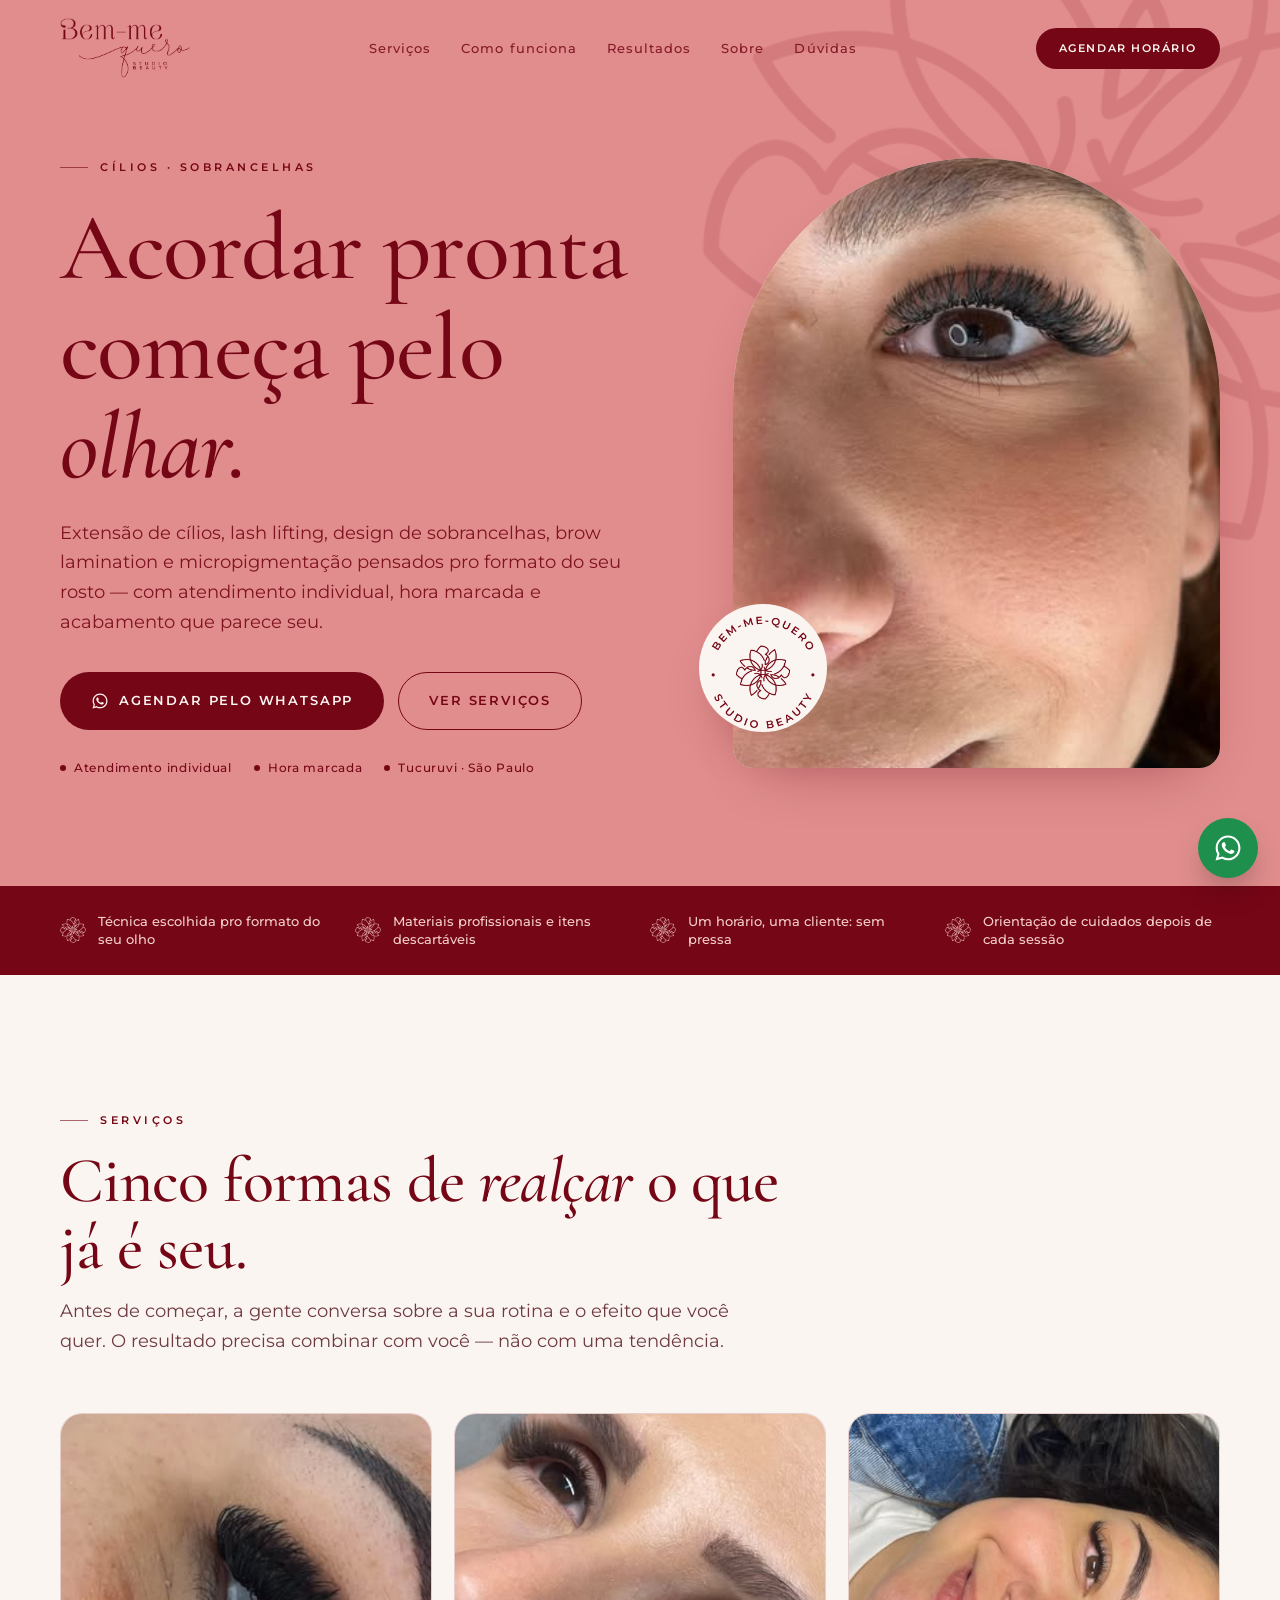
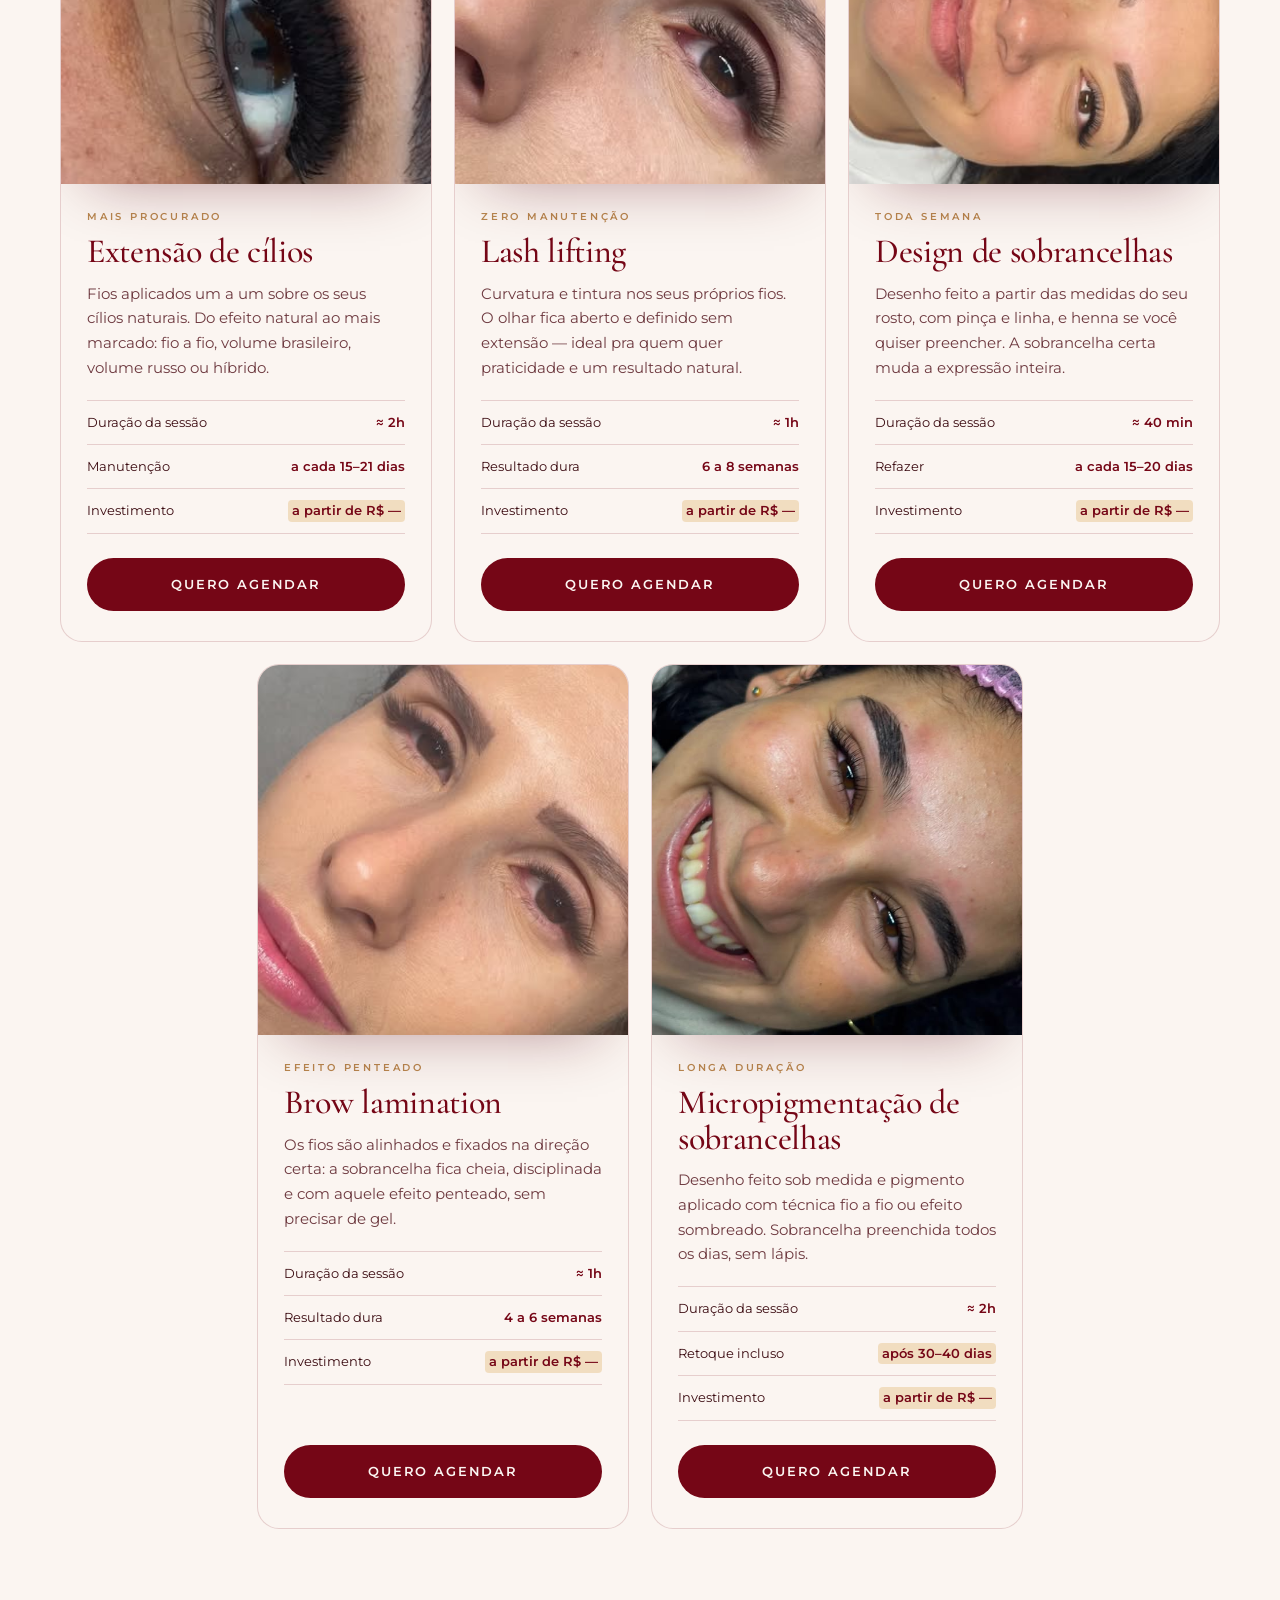
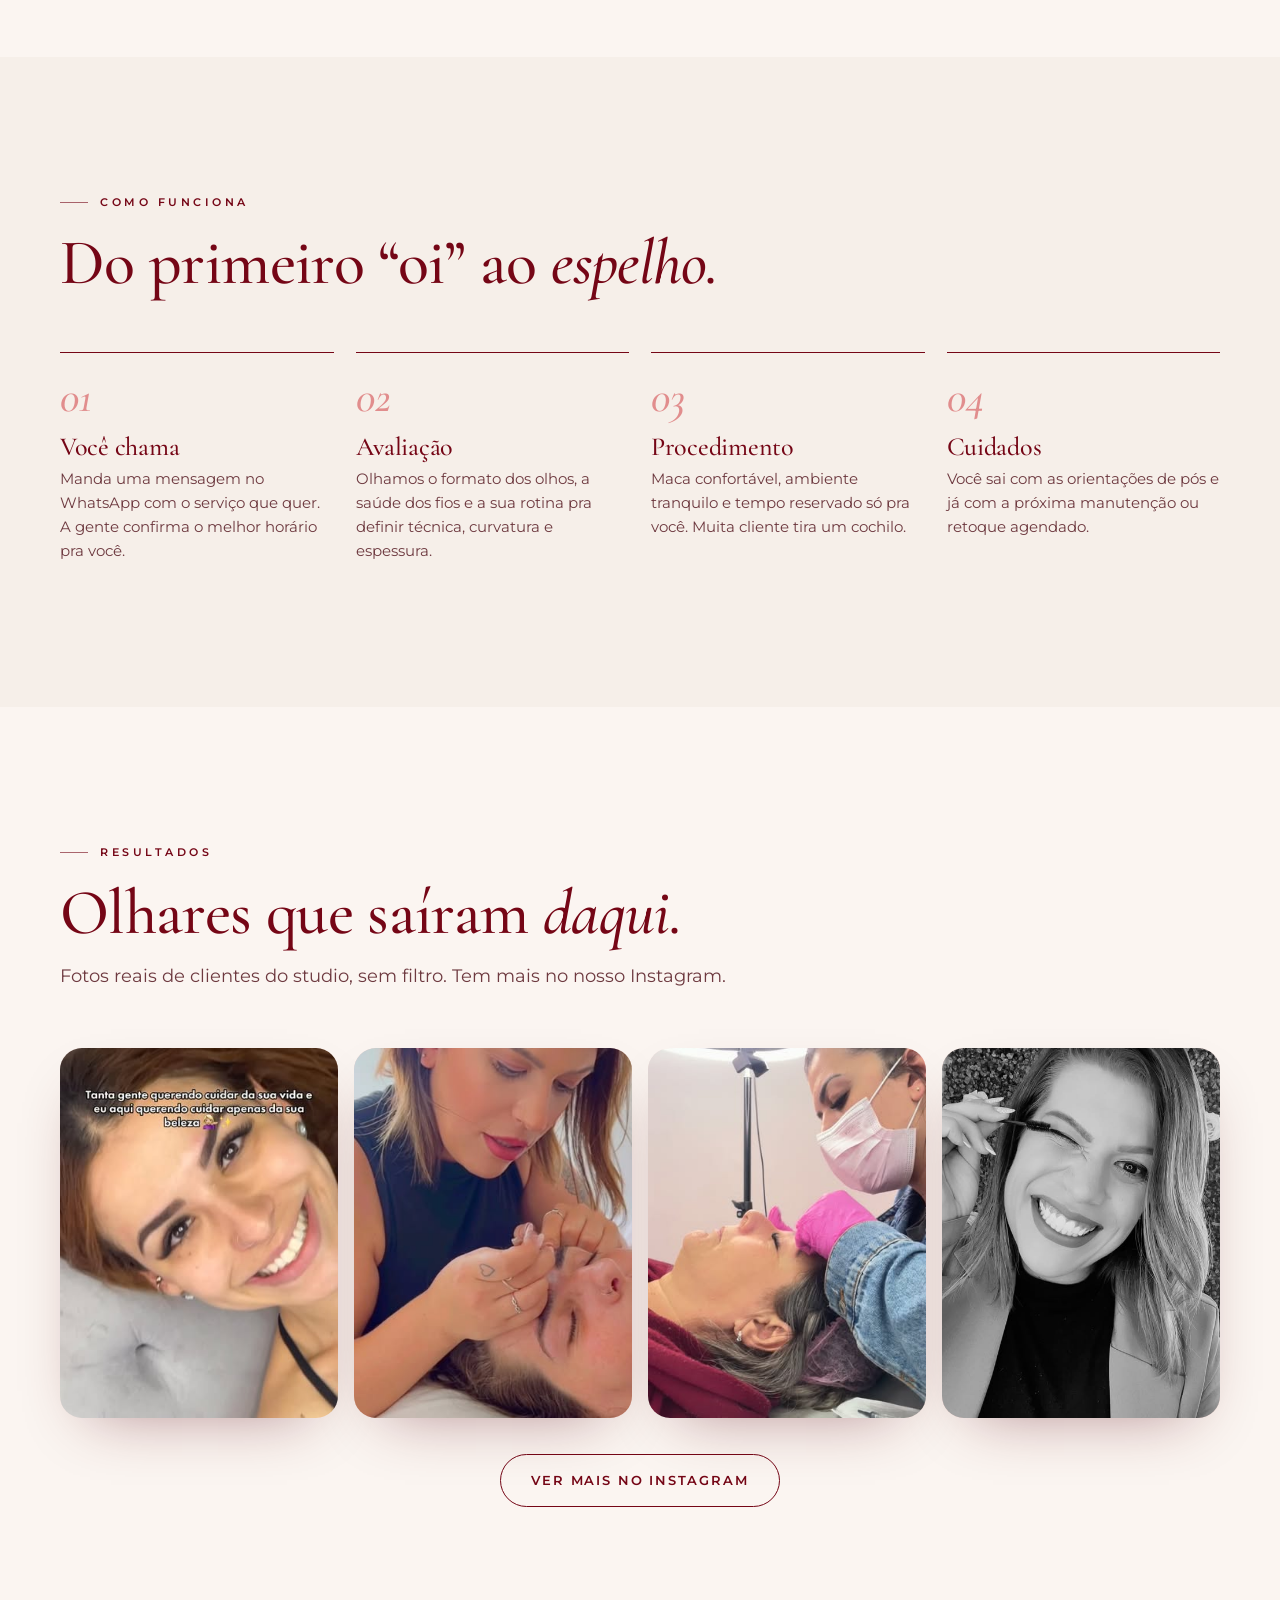
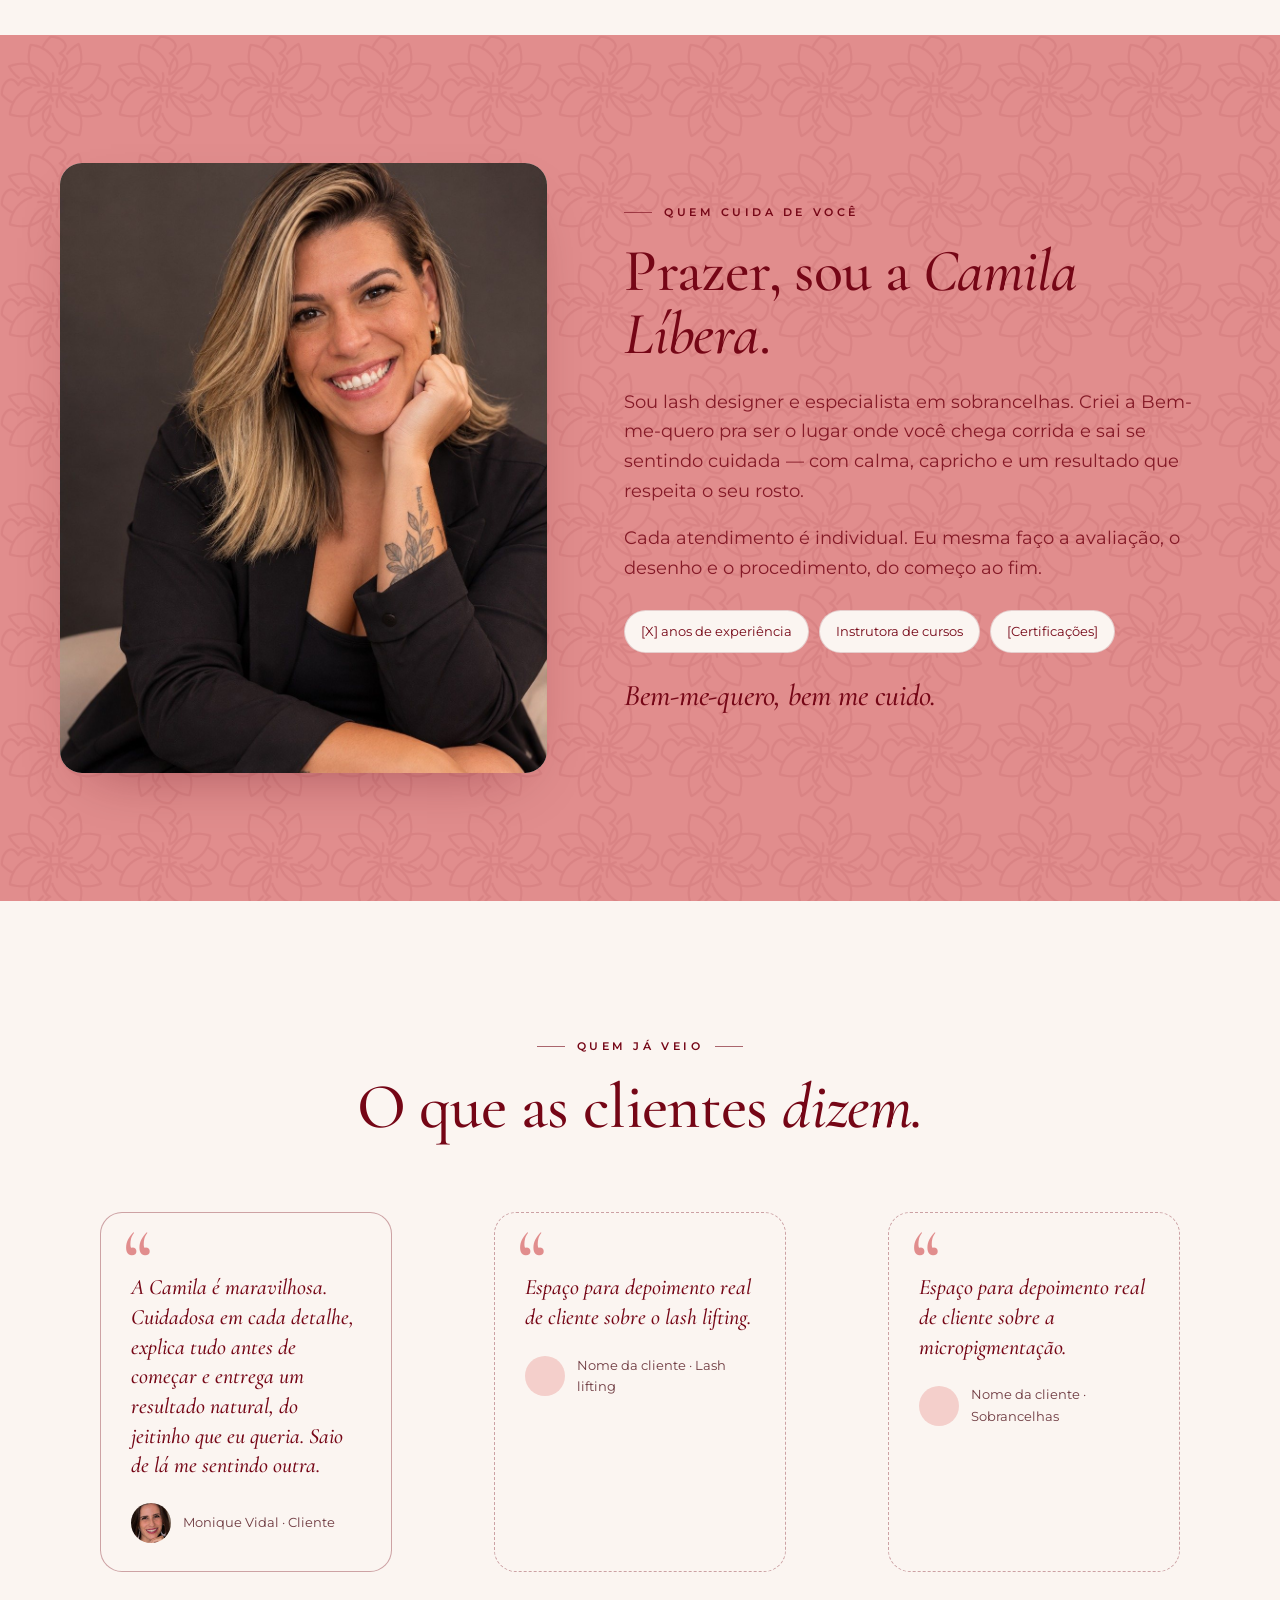
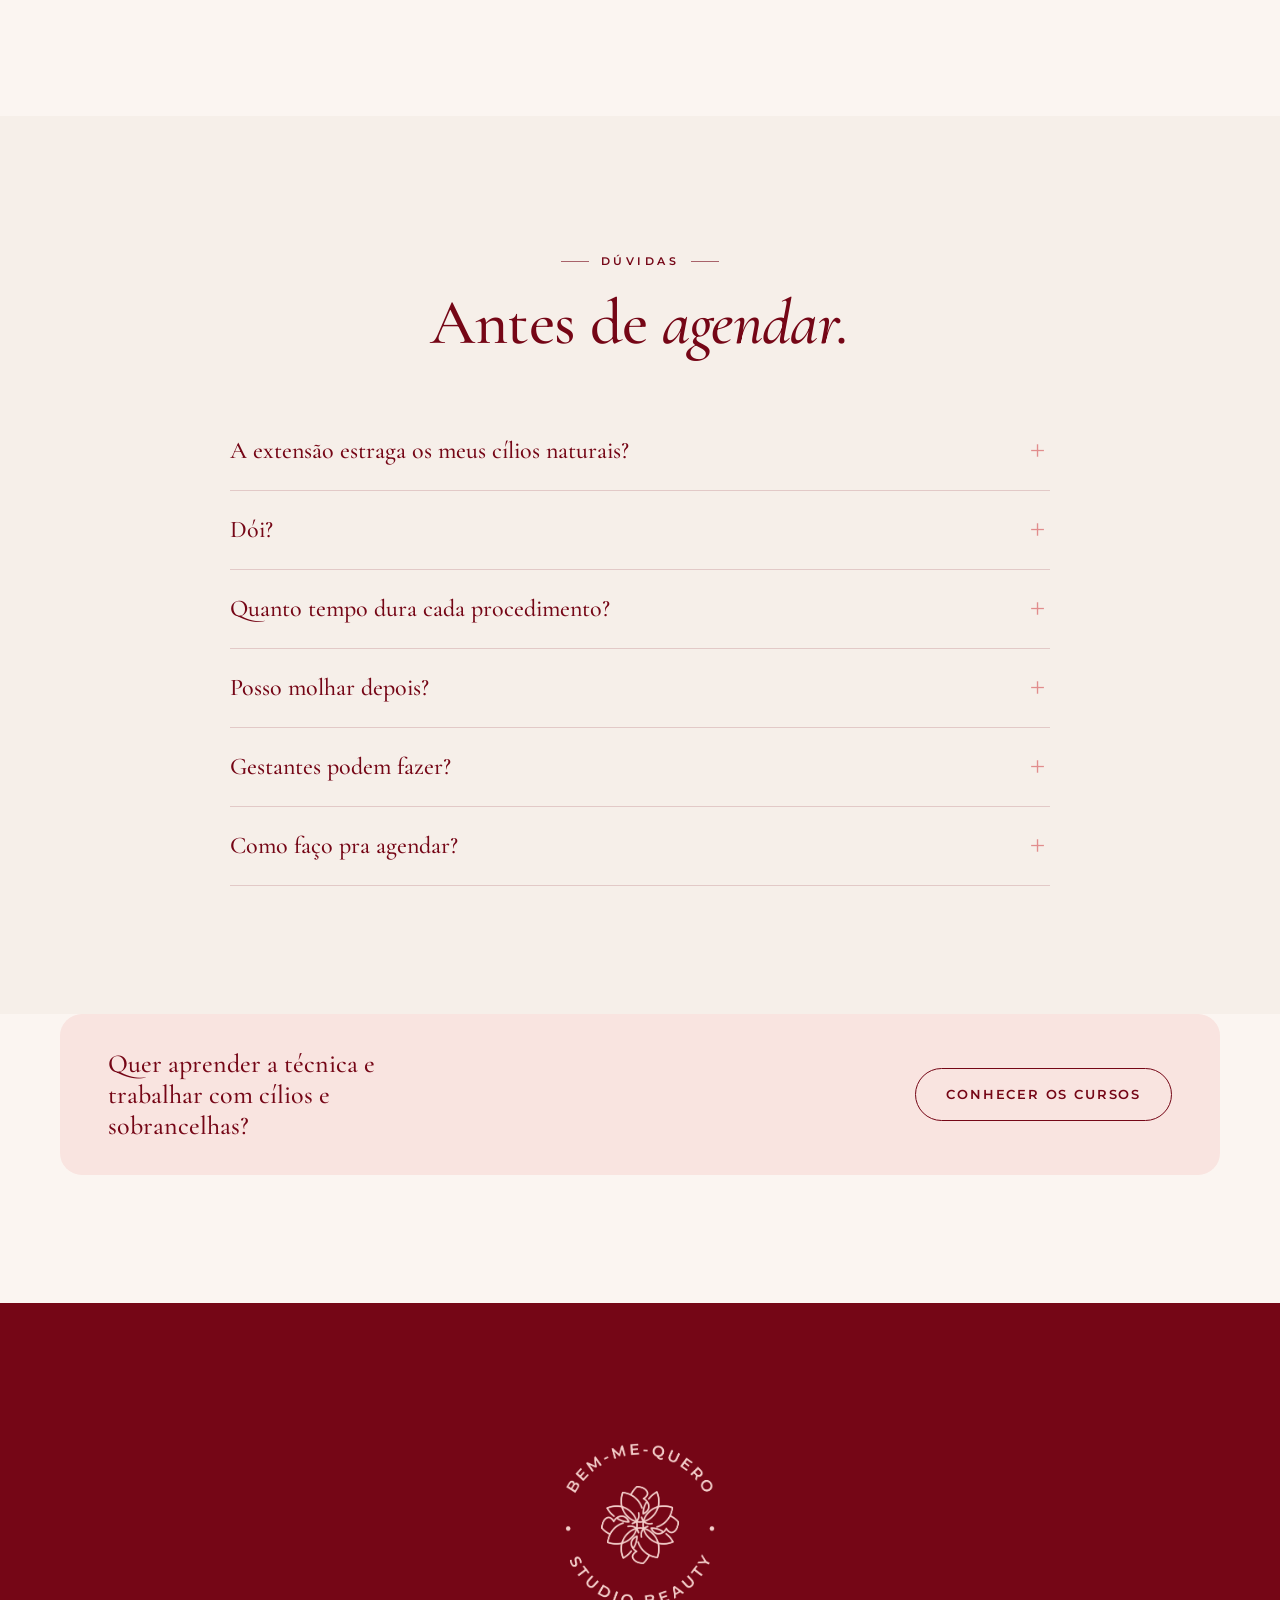
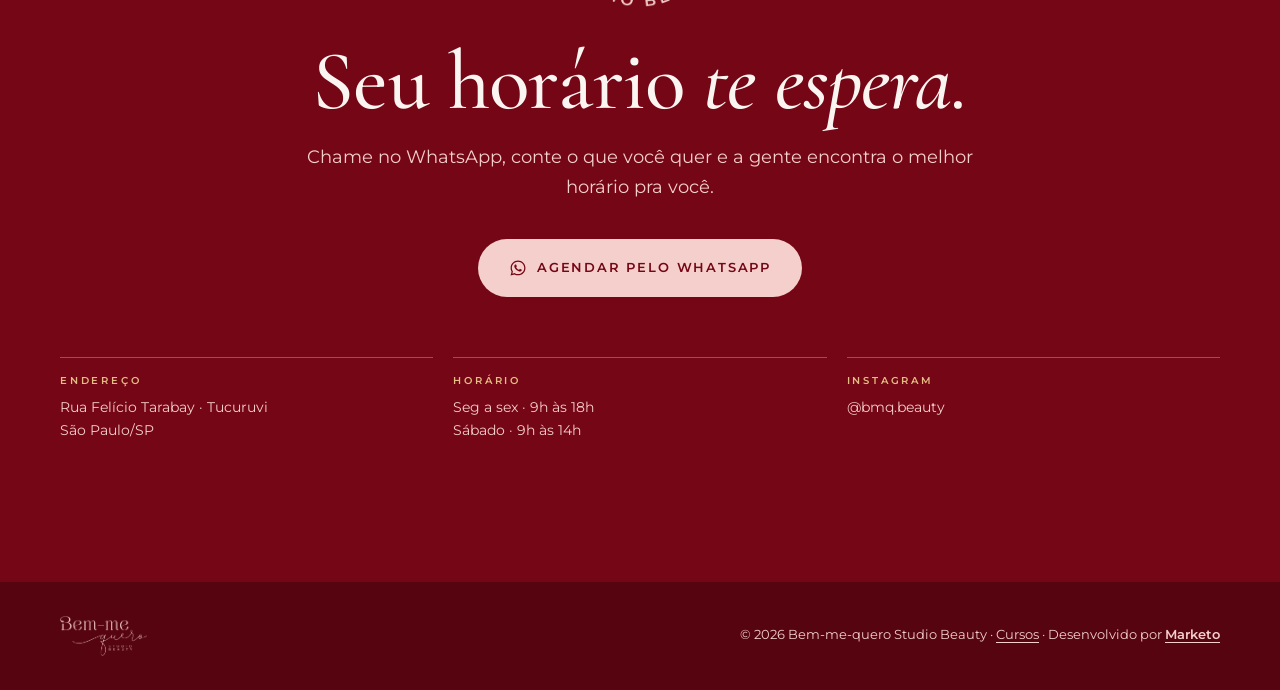
<file: index.html>
<!doctype html>
<html lang="pt-BR">
<head>
  <meta charset="utf-8">
  <meta name="viewport" content="width=device-width, initial-scale=1">
  <title>Bem-me-quero Studio Beauty · Cílios e sobrancelhas</title>
    <meta name="description" content="Extensão de cílios, lash lifting, design de sobrancelhas, brow lamination e micropigmentação no Tucuruvi, São Paulo, com atendimento individual e hora marcada. Agende pelo WhatsApp.">
  <meta name="theme-color" content="#E18D8D">
  <link rel="icon" href="assets/brand/flor-bordo.png">
  <meta property="og:title" content="Bem-me-quero Studio Beauty">
  <meta property="og:description" content="Cílios e sobrancelhas feitos pro seu olhar. Agende pelo WhatsApp.">
  <meta property="og:image" content="assets/brand/logo-bordo.png">
  <link rel="preconnect" href="https://fonts.googleapis.com">
  <link rel="preconnect" href="https://fonts.gstatic.com" crossorigin>
  <link href="https://fonts.googleapis.com/css2?family=Cormorant+Garamond:ital,wght@0,500;0,600;1,500&family=Montserrat:wght@400;500;600&display=swap" rel="stylesheet">
  <link rel="stylesheet" href="styles.css?v=5">
</head>
<body>

<svg width="0" height="0" style="position:absolute" aria-hidden="true">
  <symbol id="i-wa" viewBox="0 0 24 24"><path fill="currentColor" d="M12.04 2C6.58 2 2.13 6.45 2.13 11.91c0 1.75.46 3.45 1.32 4.95L2.05 22l5.25-1.38a9.9 9.9 0 0 0 4.74 1.21c5.46 0 9.91-4.45 9.91-9.91S17.5 2 12.04 2Zm0 18.15a8.2 8.2 0 0 1-4.2-1.15l-.3-.18-3.12.82.83-3.04-.2-.31a8.2 8.2 0 0 1-1.26-4.38c0-4.54 3.7-8.24 8.25-8.24 4.54 0 8.24 3.7 8.24 8.24 0 4.55-3.7 8.24-8.24 8.24Zm4.52-6.16c-.25-.12-1.47-.72-1.7-.8-.22-.09-.39-.13-.55.12-.17.25-.64.8-.78.97-.14.16-.29.18-.54.06-.25-.12-1.05-.39-1.99-1.23-.74-.66-1.23-1.47-1.38-1.72-.14-.25-.01-.38.11-.5.11-.11.25-.29.37-.43.13-.15.17-.25.25-.42.08-.16.04-.31-.02-.43-.06-.12-.55-1.33-.76-1.82-.2-.48-.4-.41-.55-.42h-.47c-.16 0-.43.06-.66.31-.22.25-.86.85-.86 2.07 0 1.22.89 2.4 1.01 2.56.12.17 1.75 2.67 4.23 3.74.59.26 1.05.41 1.41.52.59.19 1.13.16 1.56.1.48-.07 1.47-.6 1.67-1.18.21-.58.21-1.07.14-1.18-.06-.1-.22-.16-.47-.28Z"/></symbol>
</svg>

<header class="nav">
  <div class="wrap">
    <a class="nav-logo" href="#topo" aria-label="Bem-me-quero Studio Beauty — início">
      <img class="logo-on-light" src="assets/brand/wordmark-bordo.png" alt="Bem-me-quero Studio Beauty">
    </a>
    <nav aria-label="Principal">
      <ul class="nav-links">
        <li><a href="#servicos">Serviços</a></li>
        <li><a href="#como-funciona">Como funciona</a></li>
        <li><a href="#resultados">Resultados</a></li>
        <li><a href="#sobre">Sobre</a></li>
        <li><a href="#duvidas">Dúvidas</a></li>
      </ul>
    </nav>
    <a class="btn btn-primary" data-wa="Olá! Vim pelo site e quero agendar um horário na Bem-me-quero.">Agendar horário</a>
    <button class="nav-toggle" aria-label="Abrir menu" aria-expanded="false">
      <svg viewBox="0 0 24 24" fill="none" stroke="currentColor" stroke-width="1.5"><path d="M4 7h16M4 12h16M4 17h16"/></svg>
    </button>
  </div>
</header>

<main id="topo">

  <!-- ============ HERO ============ -->
  <section class="hero hero--rosa">
    <img class="hero-flower" src="assets/brand/flor-bordo.png" alt="" aria-hidden="true">
    <div class="wrap">
      <div>
        <span class="eyebrow">Cílios · Sobrancelhas</span>
        <h1>Acordar pronta começa pelo <em>olhar.</em></h1>
        <p class="lead">Extensão de cílios, lash lifting, design de sobrancelhas, brow lamination e micropigmentação pensados pro formato do seu rosto — com atendimento individual, hora marcada e acabamento que parece seu.</p>
        <div class="hero-ctas">
          <a class="btn btn-primary" data-wa="Olá! Vim pelo site e quero agendar um horário na Bem-me-quero.">
            <svg><use href="#i-wa"/></svg> Agendar pelo WhatsApp
          </a>
          <a class="btn btn-ghost" href="#servicos">Ver serviços</a>
        </div>
        <div class="hero-meta">
          <span>Atendimento individual</span>
          <span>Hora marcada</span>
          <span>Tucuruvi · São Paulo</span>
        </div>
      </div>
      <div class="hero-media">
        <!-- TODO: foto real — close de olhar com extensão feita no studio (vertical 4:5) -->
        <div class="ph ph--foto"><img src="assets/fotos/olhar-cilios.jpg" alt="Olhar com extensão de cílios feita na Bem-me-quero" style="object-position:50% 30%"></div>
        <div class="hero-badge"><img src="assets/brand/selo-bordo.png" alt=""></div>
      </div>
    </div>
  </section>

  <!-- ============ GARANTIAS ============ -->
  <section class="trust" aria-label="Diferenciais">
    <div class="wrap">
      <ul>
        <li><img src="assets/brand/flor-rosa.png" alt="">Técnica escolhida pro formato do seu olho</li>
        <li><img src="assets/brand/flor-rosa.png" alt="">Materiais profissionais e itens descartáveis</li>
        <li><img src="assets/brand/flor-rosa.png" alt="">Um horário, uma cliente: sem pressa</li>
        <li><img src="assets/brand/flor-rosa.png" alt="">Orientação de cuidados depois de cada sessão</li>
      </ul>
    </div>
  </section>

  <!-- ============ SERVIÇOS ============ -->
  <section class="section" id="servicos">
    <div class="wrap">
      <div class="section-head reveal">
        <span class="eyebrow">Serviços</span>
        <h2>Cinco formas de <em>realçar</em> o que já é seu.</h2>
        <p class="lead">Antes de começar, a gente conversa sobre a sua rotina e o efeito que você quer. O resultado precisa combinar com você — não com uma tendência.</p>
      </div>

      <!-- TODO: confirmar tempos, durabilidade e valores com a cliente -->
      <div class="cards cards--cursos">
        <article class="card reveal">
          <div class="ph ph--foto"><img src="assets/fotos/extensao-cilios.jpg" alt="Extensão de cílios em volume" loading="lazy" style="object-position:50% 45%"></div>
          <div class="card-body">
            <span class="card-tag">Mais procurado</span>
            <h3>Extensão de cílios</h3>
            <p>Fios aplicados um a um sobre os seus cílios naturais. Do efeito natural ao mais marcado: fio a fio, volume brasileiro, volume russo ou híbrido.</p>
            <ul class="facts">
              <li>Duração da sessão <b>≈ 2h</b></li>
              <li>Manutenção <b>a cada 15–21 dias</b></li>
              <li>Investimento <b class="todo">a partir de R$ —</b></li>
            </ul>
            <a class="btn btn-primary btn-block" data-wa="Olá! Quero agendar uma EXTENSÃO DE CÍLIOS. Quais horários vocês têm?">Quero agendar</a>
          </div>
        </article>

        <article class="card reveal">
          <div class="ph ph--foto"><img src="assets/fotos/lash-lifting.jpg" alt="Cílios naturais curvados com lash lifting" loading="lazy" style="object-position:50% 30%"></div>
          <div class="card-body">
            <span class="card-tag">Zero manutenção</span>
            <h3>Lash lifting</h3>
            <p>Curvatura e tintura nos seus próprios fios. O olhar fica aberto e definido sem extensão — ideal pra quem quer praticidade e um resultado natural.</p>
            <ul class="facts">
              <li>Duração da sessão <b>≈ 1h</b></li>
              <li>Resultado dura <b>6 a 8 semanas</b></li>
              <li>Investimento <b class="todo">a partir de R$ —</b></li>
            </ul>
            <a class="btn btn-primary btn-block" data-wa="Olá! Quero agendar um LASH LIFTING. Quais horários vocês têm?">Quero agendar</a>
          </div>
        </article>

        <article class="card reveal">
          <div class="ph ph--foto"><img src="assets/fotos/design-sobrancelhas.jpg" alt="Cliente com design de sobrancelhas" loading="lazy" style="object-position:50% 40%"></div>
          <div class="card-body">
            <span class="card-tag">Toda semana</span>
            <h3>Design de sobrancelhas</h3>
            <p>Desenho feito a partir das medidas do seu rosto, com pinça e linha, e henna se você quiser preencher. A sobrancelha certa muda a expressão inteira.</p>
            <ul class="facts">
              <li>Duração da sessão <b>≈ 40 min</b></li>
              <li>Refazer <b>a cada 15–20 dias</b></li>
              <li>Investimento <b class="todo">a partir de R$ —</b></li>
            </ul>
            <a class="btn btn-primary btn-block" data-wa="Olá! Quero agendar um DESIGN DE SOBRANCELHAS. Quais horários vocês têm?">Quero agendar</a>
          </div>
        </article>

        <article class="card reveal">
          <div class="ph ph--foto"><img src="assets/fotos/brow-lamination.jpg" alt="Sobrancelhas com brow lamination" loading="lazy" style="object-position:50% 30%"></div>
          <div class="card-body">
            <span class="card-tag">Efeito penteado</span>
            <h3>Brow lamination</h3>
            <p>Os fios são alinhados e fixados na direção certa: a sobrancelha fica cheia, disciplinada e com aquele efeito penteado, sem precisar de gel.</p>
            <ul class="facts">
              <li>Duração da sessão <b>≈ 1h</b></li>
              <li>Resultado dura <b>4 a 6 semanas</b></li>
              <li>Investimento <b class="todo">a partir de R$ —</b></li>
            </ul>
            <a class="btn btn-primary btn-block" data-wa="Olá! Quero agendar um BROW LAMINATION. Quais horários vocês têm?">Quero agendar</a>
          </div>
        </article>

        <article class="card reveal">
          <div class="ph ph--foto"><img src="assets/fotos/micropigmentacao.jpg" alt="Cliente sorrindo com sobrancelhas micropigmentadas" loading="lazy" style="object-position:50% 35%"></div>
          <div class="card-body">
            <span class="card-tag">Longa duração</span>
            <h3>Micropigmentação de sobrancelhas</h3>
            <p>Desenho feito sob medida e pigmento aplicado com técnica fio a fio ou efeito sombreado. Sobrancelha preenchida todos os dias, sem lápis.</p>
            <ul class="facts">
              <li>Duração da sessão <b>≈ 2h</b></li>
              <li>Retoque incluso <b class="todo">após 30–40 dias</b></li>
              <li>Investimento <b class="todo">a partir de R$ —</b></li>
            </ul>
            <a class="btn btn-primary btn-block" data-wa="Olá! Quero saber mais sobre MICROPIGMENTAÇÃO DE SOBRANCELHAS e agendar uma avaliação.">Quero agendar</a>
          </div>
        </article>
      </div>
    </div>
  </section>

  <!-- ============ COMO FUNCIONA ============ -->
  <section class="section bg-papel" id="como-funciona">
    <div class="wrap">
      <div class="section-head reveal">
        <span class="eyebrow">Como funciona</span>
        <h2>Do primeiro “oi” ao <em>espelho.</em></h2>
      </div>
      <ol class="steps reveal">
        <li><h3>Você chama</h3><p>Manda uma mensagem no WhatsApp com o serviço que quer. A gente confirma o melhor horário pra você.</p></li>
        <li><h3>Avaliação</h3><p>Olhamos o formato dos olhos, a saúde dos fios e a sua rotina pra definir técnica, curvatura e espessura.</p></li>
        <li><h3>Procedimento</h3><p>Maca confortável, ambiente tranquilo e tempo reservado só pra você. Muita cliente tira um cochilo.</p></li>
        <li><h3>Cuidados</h3><p>Você sai com as orientações de pós e já com a próxima manutenção ou retoque agendado.</p></li>
      </ol>
    </div>
  </section>

  <!-- ============ RESULTADOS ============ -->
  <section class="section" id="resultados">
    <div class="wrap">
      <div class="section-head reveal">
        <span class="eyebrow">Resultados</span>
        <h2>Olhares que saíram <em>daqui.</em></h2>
        <p class="lead">Fotos reais de clientes do studio, sem filtro. Tem mais no nosso Instagram.</p>
      </div>
      <!-- Fotos do @bmq.beauty (miniaturas 640px): trocar pelos originais em alta -->
      <div class="gallery gallery--4 reveal">
        <div class="ph ph--foto"><img src="assets/fotos/cliente-sorriso.jpg" alt="Cliente sorrindo depois do atendimento" loading="lazy" style="object-position:50% 35%"></div>
        <div class="ph ph--foto"><img src="assets/fotos/camila-atendendo.jpg" alt="Camila Líbera durante uma aplicação" loading="lazy" style="object-position:50% 30%"></div>
        <div class="ph ph--foto"><img src="assets/fotos/atendimento.jpg" alt="Procedimento de sobrancelha no studio" loading="lazy" style="object-position:30% 40%"></div>
        <div class="ph ph--foto"><img src="assets/fotos/camila-mascara.jpg" alt="Camila Líbera" loading="lazy" style="object-position:50% 30%"></div>
      </div>
      <div class="center" style="margin-top:36px">
        <a class="btn btn-ghost" href="https://www.instagram.com/bmq.beauty/" target="_blank" rel="noopener">Ver mais no Instagram</a>
      </div>
    </div>
  </section>

  <!-- ============ SOBRE ============ -->
  <section class="section bg-rosa pattern" id="sobre">
    <div class="wrap split">
      <!-- TODO: retrato da profissional (vertical 4:5) -->
      <div class="ph ph--foto reveal"><img src="assets/fotos/camila-libera.jpg" alt="Camila Líbera, lash designer e fundadora da Bem-me-quero" loading="lazy" style="object-position:50% 22%"></div>
      <div class="reveal">
        <span class="eyebrow">Quem cuida de você</span>
        <h2>Prazer, sou a <em>Camila Líbera</em>.</h2>
        <p class="lead">Sou lash designer e especialista em sobrancelhas. Criei a Bem-me-quero pra ser o lugar onde você chega corrida e sai se sentindo cuidada — com calma, capricho e um resultado que respeita o seu rosto.</p>
        <p class="lead">Cada atendimento é individual. Eu mesma faço a avaliação, o desenho e o procedimento, do começo ao fim.</p>
        <ul class="pill-list">
          <li class="todo">[X] anos de experiência</li>
          <li>Instrutora de cursos</li>
          <li class="todo">[Certificações]</li>
        </ul>
        <p class="sig">Bem-me-quero, bem me cuido.</p>
      </div>
    </div>
  </section>

  <!-- ============ DEPOIMENTOS ============ -->
  <section class="section" id="depoimentos">
    <div class="wrap">
      <div class="section-head center reveal">
        <span class="eyebrow">Quem já veio</span>
        <h2>O que as clientes <em>dizem.</em></h2>
      </div>
      <!-- TODO: substituir por depoimentos reais (print do Google/Instagram/WhatsApp, com autorização) -->
      <div class="quotes">
        <blockquote class="quote quote--real reveal"><p>A Camila é maravilhosa. Cuidadosa em cada detalhe, explica tudo antes de começar e entrega um resultado natural, do jeitinho que eu queria. Saio de lá me sentindo outra.</p><footer><img class="avatar" width="40" height="40" style="width:40px;height:40px;border-radius:50%;object-fit:cover;flex:none" src="assets/fotos/monique-vidal.jpg" alt="Monique Vidal" loading="lazy">Monique Vidal · Cliente</footer></blockquote>
        <blockquote class="quote reveal"><p>Espaço para depoimento real de cliente sobre o lash lifting.</p><footer><i></i>Nome da cliente · Lash lifting</footer></blockquote>
        <blockquote class="quote reveal"><p>Espaço para depoimento real de cliente sobre a micropigmentação.</p><footer><i></i>Nome da cliente · Sobrancelhas</footer></blockquote>
      </div>
    </div>
  </section>

  <!-- ============ FAQ ============ -->
  <section class="section bg-papel" id="duvidas">
    <div class="wrap">
      <div class="section-head center reveal">
        <span class="eyebrow">Dúvidas</span>
        <h2>Antes de <em>agendar.</em></h2>
      </div>
      <div class="faq reveal">
        <details><summary>A extensão estraga os meus cílios naturais?</summary><p>Não, quando a aplicação é bem feita. Cada fio sintético é colado em um único fio natural, com peso e espessura compatíveis. O que prejudica é arrancar a extensão em casa — a remoção deve ser feita no studio.</p></details>
        <details><summary>Dói?</summary><p>A extensão e o lash lifting não doem: você fica de olhos fechados e relaxada. Na micropigmentação há um desconforto leve, que varia de pessoa pra pessoa.</p></details>
        <details><summary>Quanto tempo dura cada procedimento?</summary><p>Extensão: manutenção a cada 15 a 21 dias. Lash lifting: de 6 a 8 semanas. Design de sobrancelhas: de 15 a 20 dias. Brow lamination: de 4 a 6 semanas. Micropigmentação: de 1 a 2 anos, dependendo da pele e dos cuidados.</p></details>
        <details><summary>Posso molhar depois?</summary><p>Nas primeiras 24 horas, evite água e vapor nos cílios. Depois disso, a vida segue normal — você recebe todas as orientações de cuidado no dia.</p></details>
        <details><summary>Gestantes podem fazer?</summary><p>Cada caso é avaliado individualmente. A micropigmentação não é indicada durante a gestação e a amamentação. Pra extensão e lash lifting, fale com a gente antes de agendar.</p></details>
        <details><summary>Como faço pra agendar?</summary><p>É só chamar no WhatsApp. A gente te passa os horários livres e confirma o agendamento por lá mesmo.</p></details>
      </div>
    </div>
  </section>

  <!-- ============ CURSOS (ponte) ============ -->
  <section class="section" style="padding-block: 0 clamp(72px,10vw,128px)">
    <div class="wrap">
      <div class="cross reveal">
        <p>Quer aprender a técnica e trabalhar com cílios e sobrancelhas?</p>
        <a class="btn btn-ghost" href="cursos.html">Conhecer os cursos</a>
      </div>
    </div>
  </section>

  <!-- ============ CTA FINAL ============ -->
  <section class="final bg-bordo" id="agendar">
    <div class="wrap">
      <img class="selo reveal" src="assets/brand/selo-rosa.png" alt="Bem-me-quero Studio Beauty">
      <h2 class="reveal">Seu horário <em>te espera.</em></h2>
      <p class="lead reveal">Chame no WhatsApp, conte o que você quer e a gente encontra o melhor horário pra você.</p>
      <div class="hero-ctas reveal">
        <a class="btn btn-light" data-wa="Olá! Vim pelo site e quero agendar um horário na Bem-me-quero.">
          <svg><use href="#i-wa"/></svg> Agendar pelo WhatsApp
        </a>
      </div>
            <div class="contact-grid reveal">
        <div><b>Endereço</b><a href="https://www.google.com/maps/search/?api=1&query=Rua+Fel%C3%ADcio+Tarabay%2C+Tucuruvi%2C+S%C3%A3o+Paulo" target="_blank" rel="noopener">Rua Felício Tarabay · Tucuruvi<br>São Paulo/SP</a></div>
        <div><b>Horário</b><span>Seg a sex · 9h às 18h<br>Sábado · 9h às 14h</span></div>
        <div><b>Instagram</b><a href="https://www.instagram.com/bmq.beauty/" target="_blank" rel="noopener">@bmq.beauty</a></div>
      </div>
    </div>
  </section>
</main>

<footer class="footer">
  <div class="wrap">
    <img src="assets/brand/wordmark-rosa.png" alt="Bem-me-quero Studio Beauty">
    <span>© 2026 Bem-me-quero Studio Beauty · <a href="cursos.html">Cursos</a> · Desenvolvido por <a href="https://marketo.com.br/" target="_blank" rel="noopener">Marketo</a></span>
  </div>
</footer>

<a class="fab" data-wa="Olá! Vim pelo site e quero agendar um horário na Bem-me-quero." aria-label="Falar no WhatsApp"><svg><use href="#i-wa"/></svg></a>
<div class="mbar"><a class="btn btn-primary" data-wa="Olá! Vim pelo site e quero agendar um horário na Bem-me-quero."><svg><use href="#i-wa"/></svg> Agendar pelo WhatsApp</a></div>

<script src="script.js?v=5"></script>
</body>
</html>
</file>
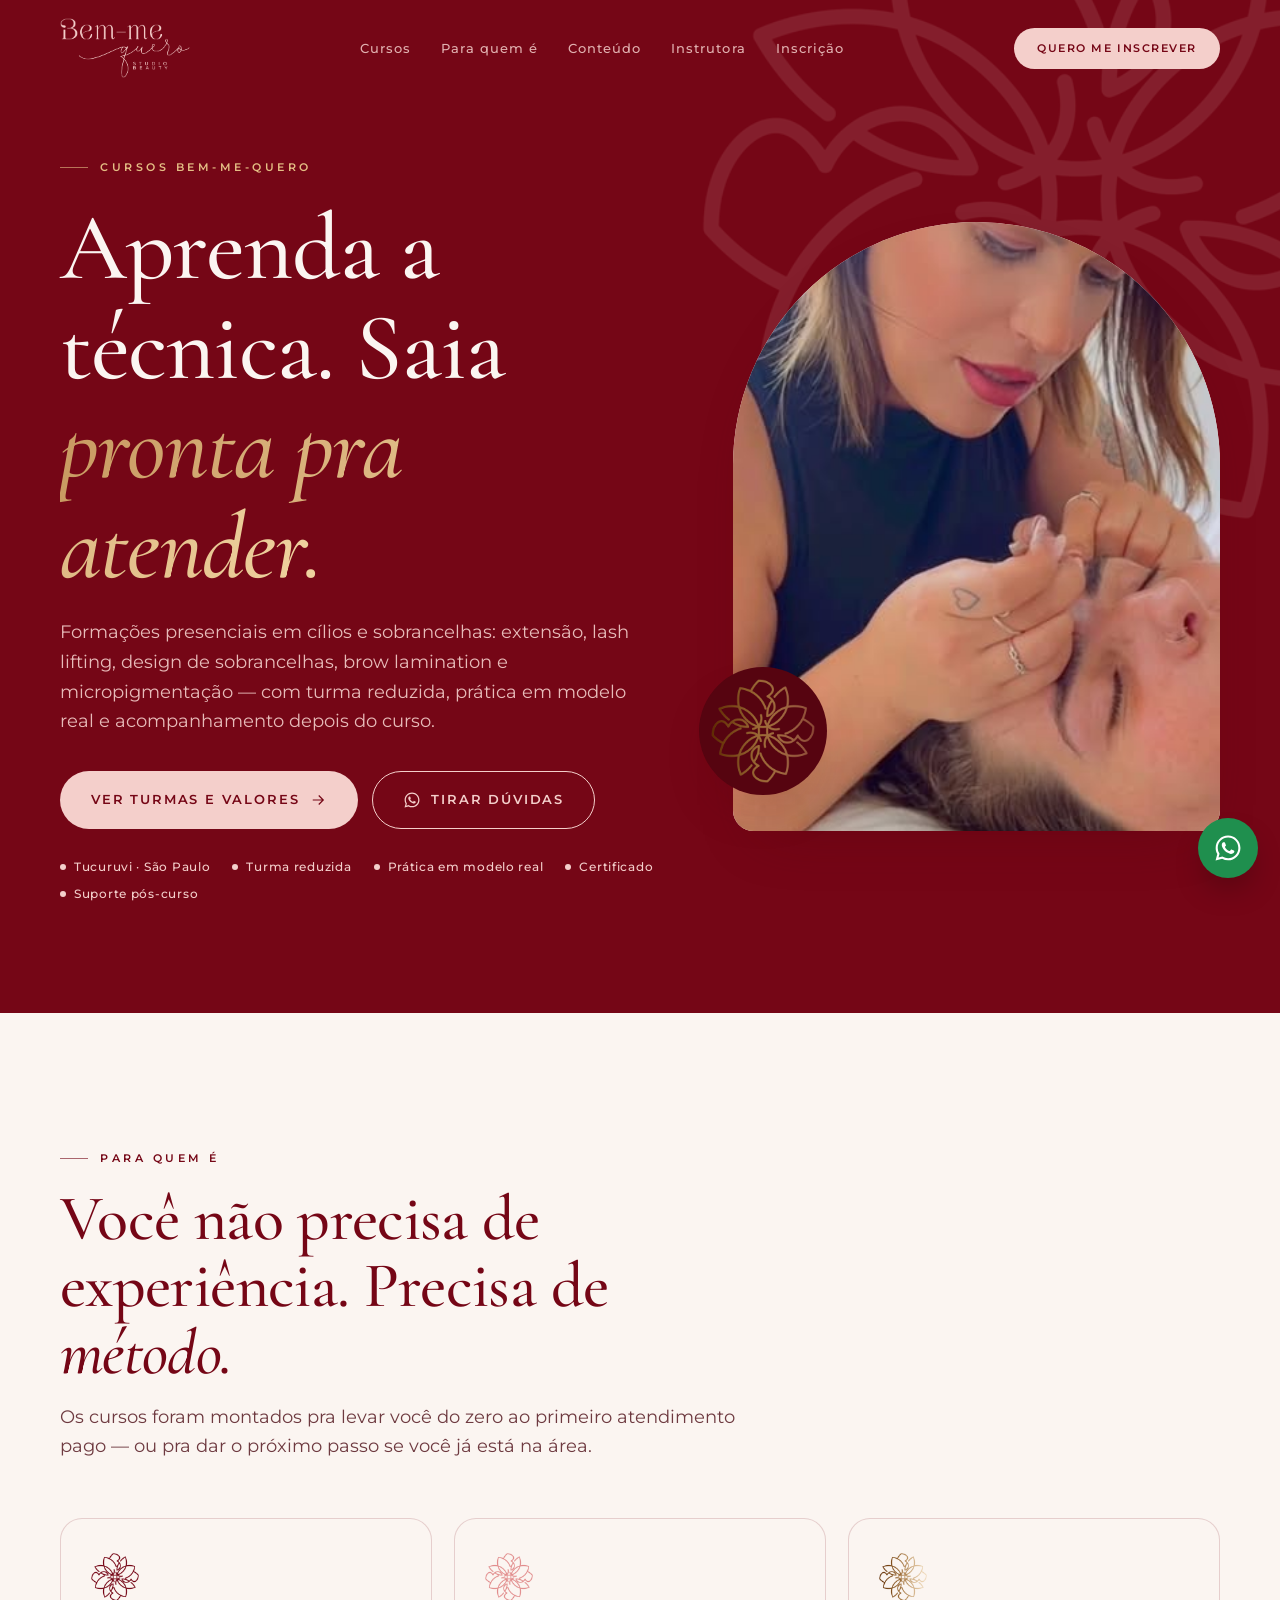
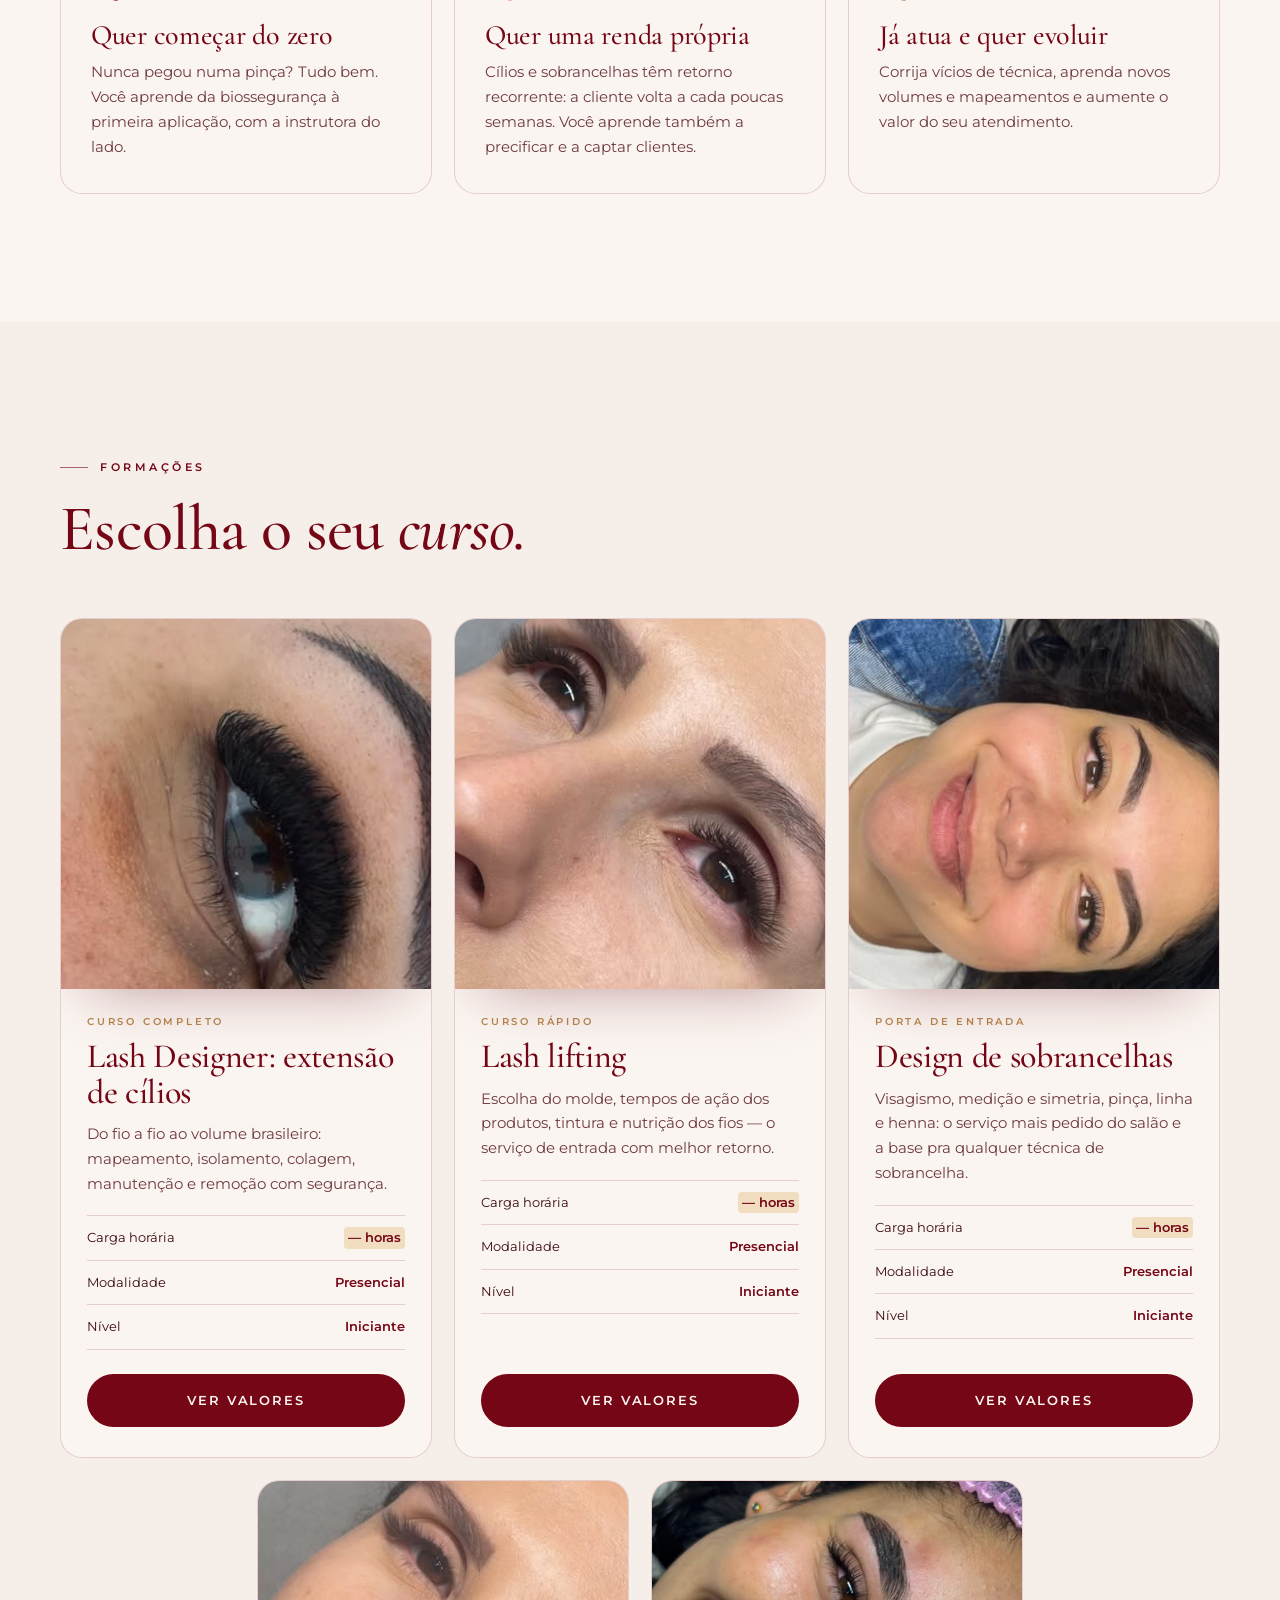
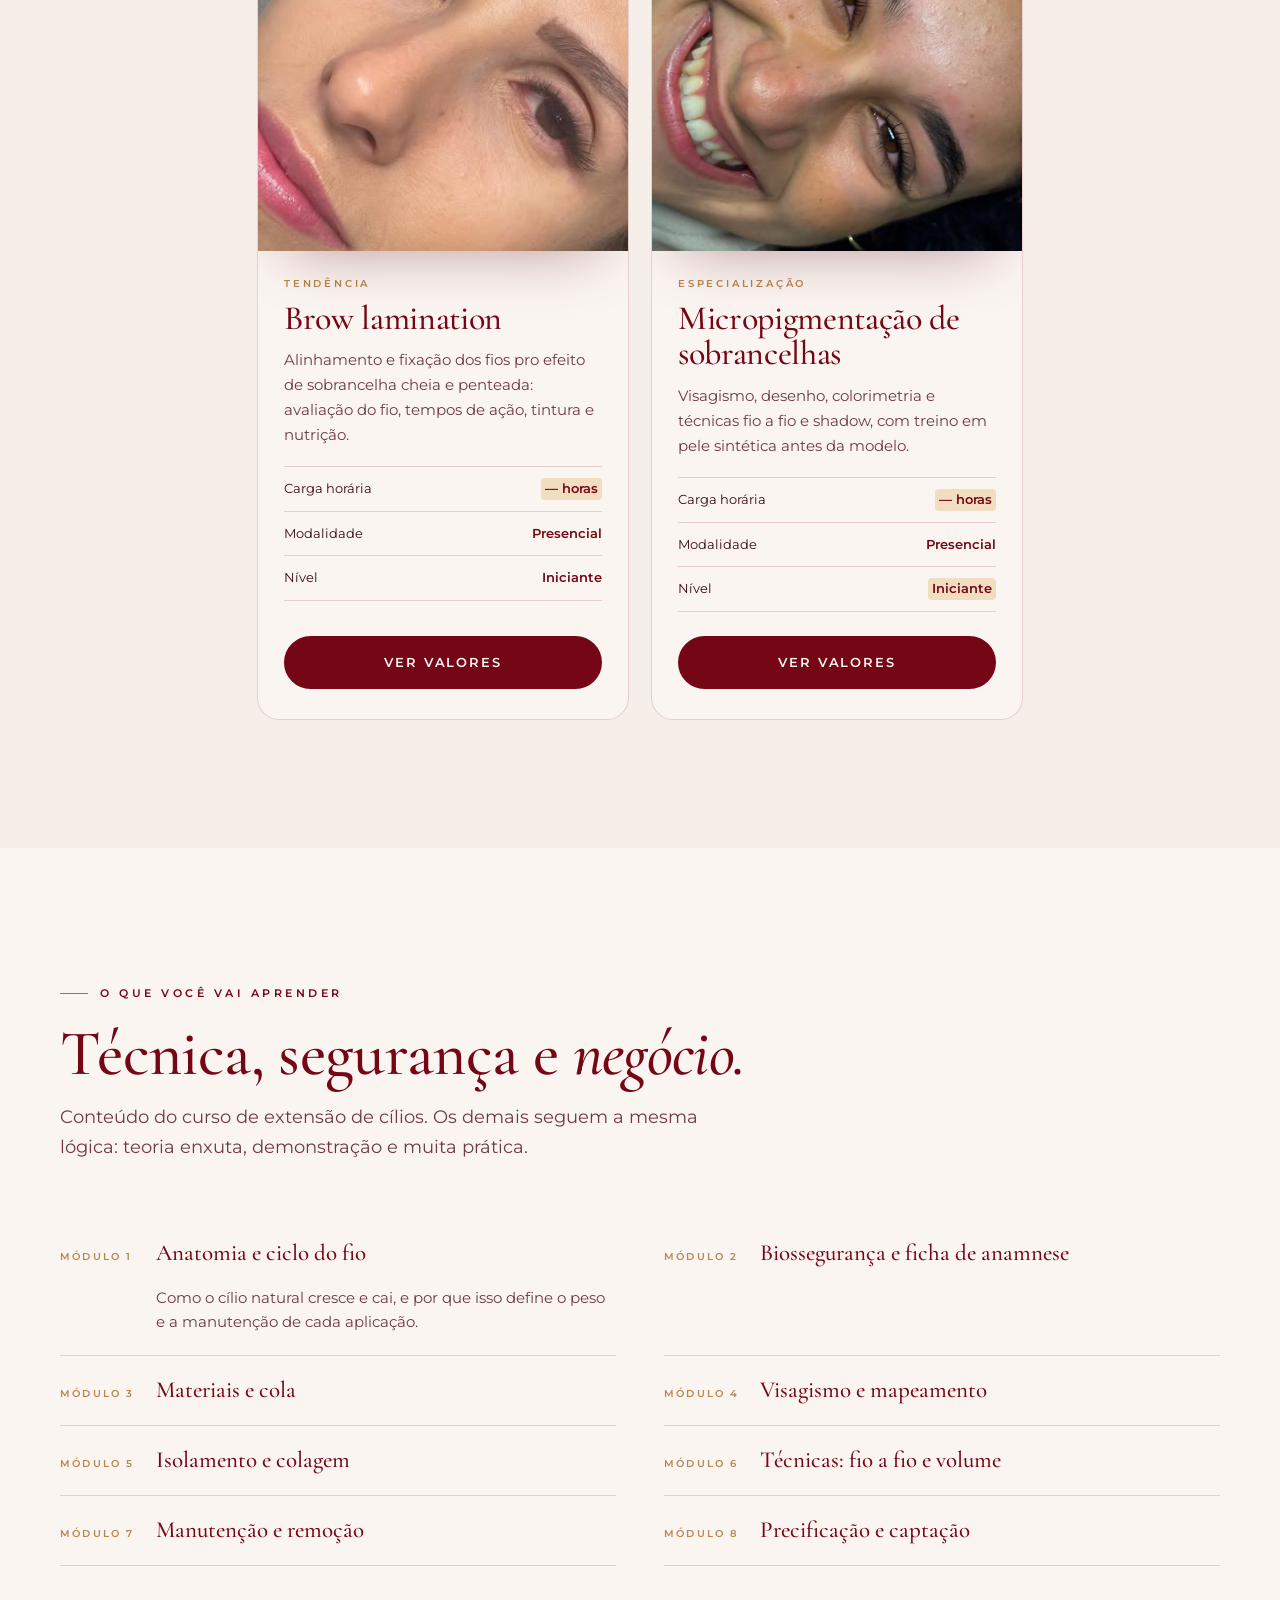
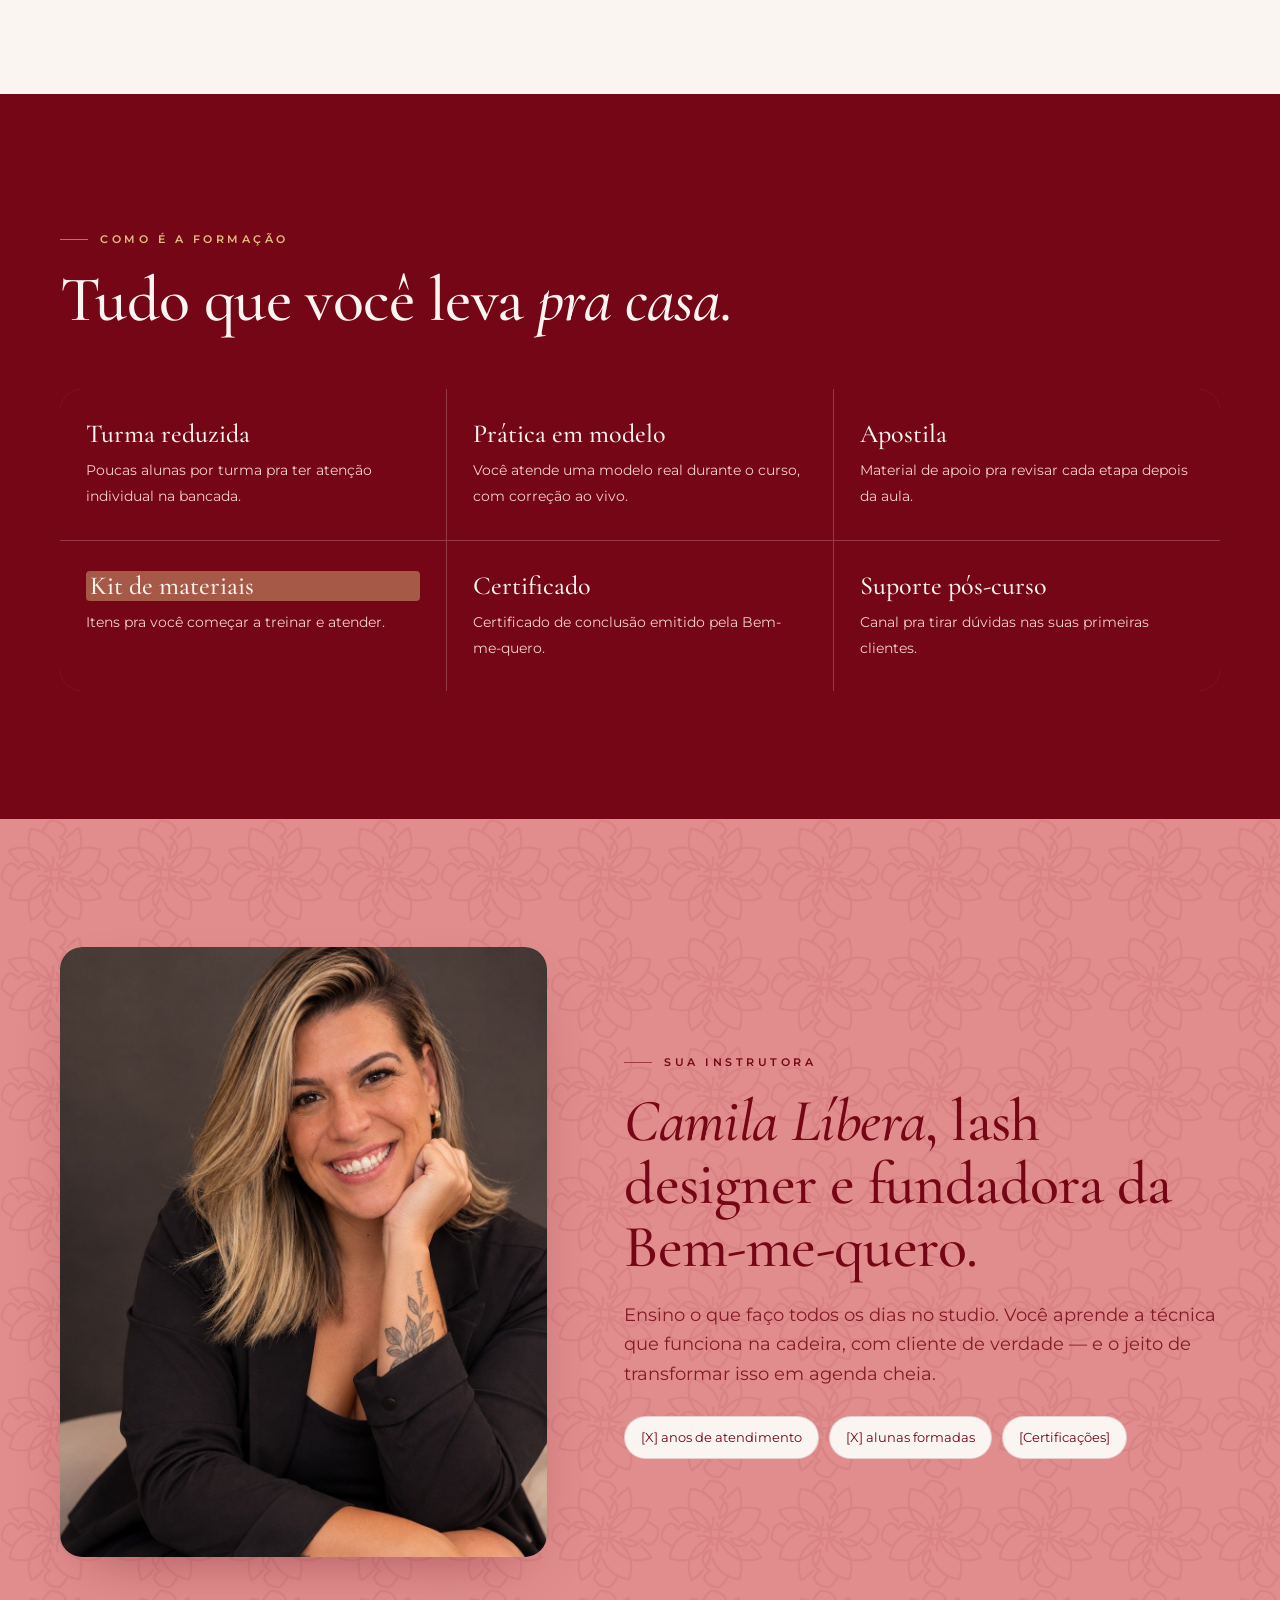
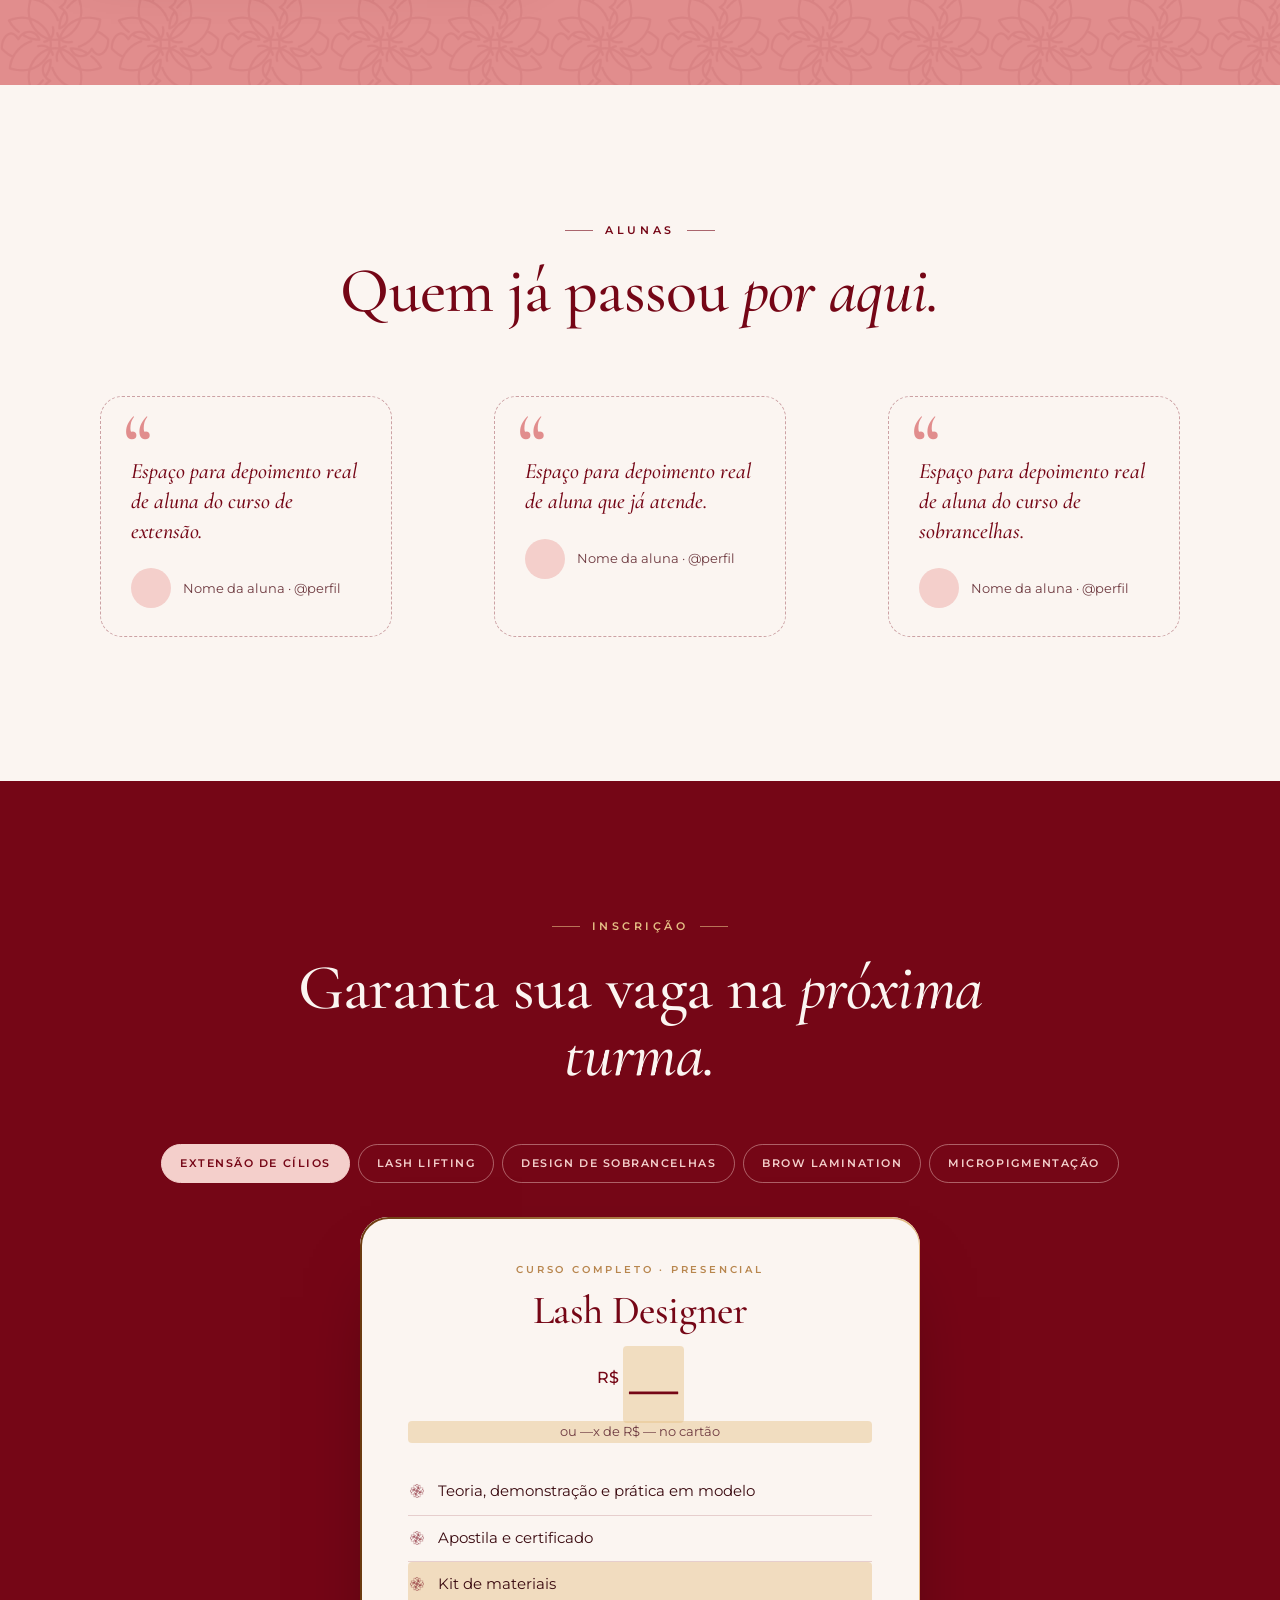
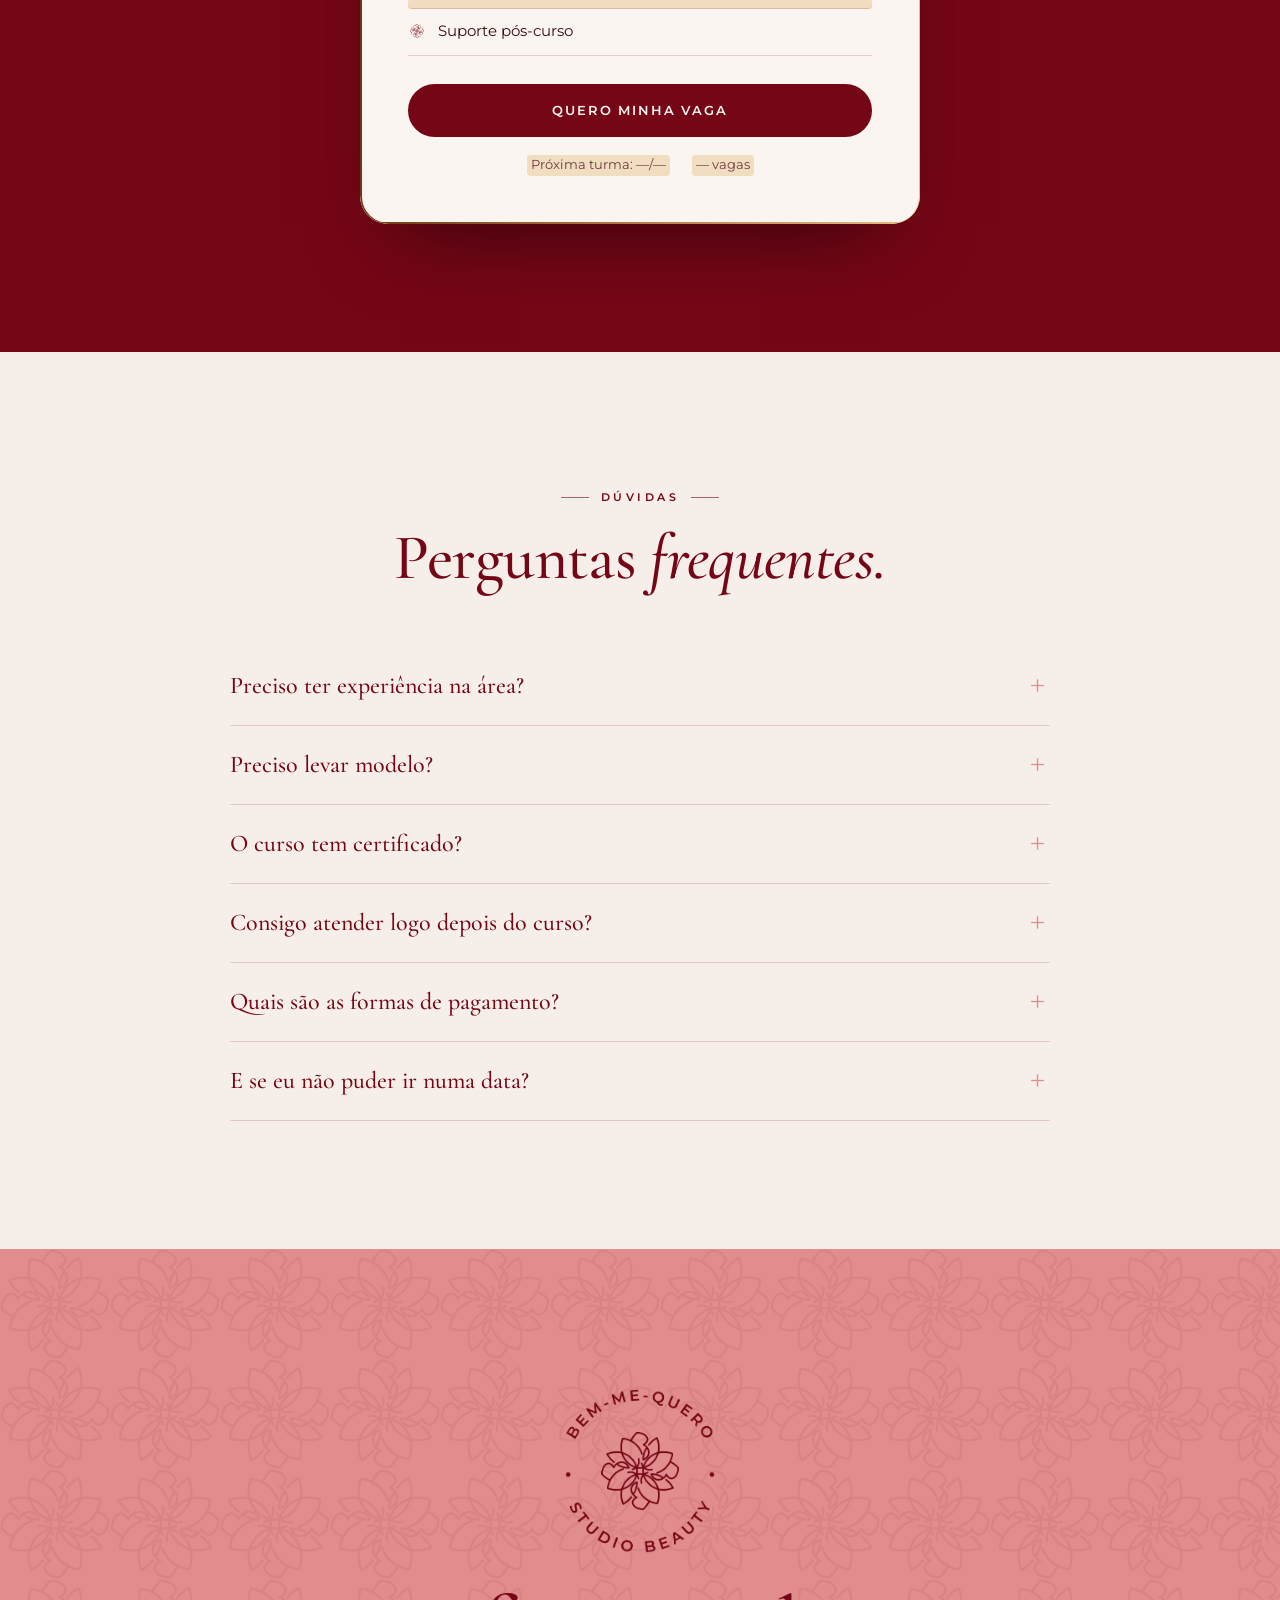
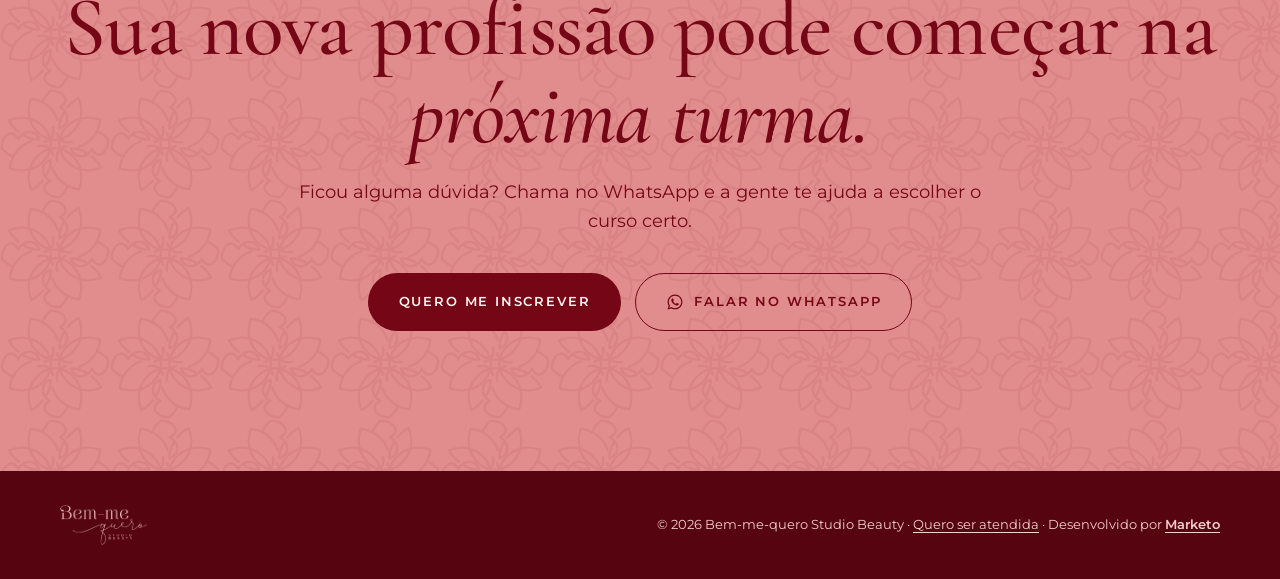
<file: cursos.html>
<!doctype html>
<html lang="pt-BR">
<head>
  <meta charset="utf-8">
  <meta name="viewport" content="width=device-width, initial-scale=1">
  <title>Cursos Bem-me-quero · Formação em cílios e sobrancelhas</title>
  <meta name="description" content="Cursos presenciais no Tucuruvi, São Paulo, de extensão de cílios, lash lifting, design de sobrancelhas, brow lamination e micropigmentação, com turma reduzida, prática em modelo real e suporte depois do curso.">
  <meta name="theme-color" content="#750616">
  <link rel="icon" href="assets/brand/flor-bordo.png">
  <meta property="og:title" content="Cursos Bem-me-quero Studio Beauty">
  <meta property="og:description" content="Aprenda a técnica e saia pronta pra atender.">
  <meta property="og:image" content="assets/brand/logo-bordo.png">
  <link rel="preconnect" href="https://fonts.googleapis.com">
  <link rel="preconnect" href="https://fonts.gstatic.com" crossorigin>
  <link href="https://fonts.googleapis.com/css2?family=Cormorant+Garamond:ital,wght@0,500;0,600;1,500&family=Montserrat:wght@400;500;600&display=swap" rel="stylesheet">
  <link rel="stylesheet" href="styles.css?v=5">
</head>
<body>

<svg width="0" height="0" style="position:absolute" aria-hidden="true">
  <symbol id="i-wa" viewBox="0 0 24 24"><path fill="currentColor" d="M12.04 2C6.58 2 2.13 6.45 2.13 11.91c0 1.75.46 3.45 1.32 4.95L2.05 22l5.25-1.38a9.9 9.9 0 0 0 4.74 1.21c5.46 0 9.91-4.45 9.91-9.91S17.5 2 12.04 2Zm0 18.15a8.2 8.2 0 0 1-4.2-1.15l-.3-.18-3.12.82.83-3.04-.2-.31a8.2 8.2 0 0 1-1.26-4.38c0-4.54 3.7-8.24 8.25-8.24 4.54 0 8.24 3.7 8.24 8.24 0 4.55-3.7 8.24-8.24 8.24Zm4.52-6.16c-.25-.12-1.47-.72-1.7-.8-.22-.09-.39-.13-.55.12-.17.25-.64.8-.78.97-.14.16-.29.18-.54.06-.25-.12-1.05-.39-1.99-1.23-.74-.66-1.23-1.47-1.38-1.72-.14-.25-.01-.38.11-.5.11-.11.25-.29.37-.43.13-.15.17-.25.25-.42.08-.16.04-.31-.02-.43-.06-.12-.55-1.33-.76-1.82-.2-.48-.4-.41-.55-.42h-.47c-.16 0-.43.06-.66.31-.22.25-.86.85-.86 2.07 0 1.22.89 2.4 1.01 2.56.12.17 1.75 2.67 4.23 3.74.59.26 1.05.41 1.41.52.59.19 1.13.16 1.56.1.48-.07 1.47-.6 1.67-1.18.21-.58.21-1.07.14-1.18-.06-.1-.22-.16-.47-.28Z"/></symbol>
  <symbol id="i-arrow" viewBox="0 0 24 24"><path fill="none" stroke="currentColor" stroke-width="1.6" d="M5 12h14M13 6l6 6-6 6"/></symbol>
</svg>

<header class="nav nav--dark">
  <div class="wrap">
    <a class="nav-logo" href="#topo" aria-label="Cursos Bem-me-quero — início">
      <img class="logo-on-light" src="assets/brand/wordmark-bordo.png" alt="Bem-me-quero Studio Beauty">
      <img class="logo-on-dark" src="assets/brand/wordmark-rosa.png" alt="" aria-hidden="true">
    </a>
    <nav aria-label="Principal">
      <ul class="nav-links">
        <li><a href="#cursos">Cursos</a></li>
        <li><a href="#para-quem">Para quem é</a></li>
        <li><a href="#conteudo">Conteúdo</a></li>
        <li><a href="#instrutora">Instrutora</a></li>
        <li><a href="#inscricao">Inscrição</a></li>
      </ul>
    </nav>
    <a class="btn btn-primary" href="#inscricao">Quero me inscrever</a>
    <button class="nav-toggle" aria-label="Abrir menu" aria-expanded="false">
      <svg viewBox="0 0 24 24" fill="none" stroke="currentColor" stroke-width="1.5"><path d="M4 7h16M4 12h16M4 17h16"/></svg>
    </button>
  </div>
</header>

<main id="topo">

  <!-- ============ HERO ============ -->
  <section class="hero hero--bordo">
    <img class="hero-flower" src="assets/brand/flor-rosa.png" alt="" aria-hidden="true">
    <div class="wrap">
      <div>
        <span class="eyebrow">Cursos Bem-me-quero</span>
        <h1>Aprenda a técnica. Saia <em>pronta pra atender.</em></h1>
        <p class="lead">Formações presenciais em cílios e sobrancelhas: extensão, lash lifting, design de sobrancelhas, brow lamination e micropigmentação — com turma reduzida, prática em modelo real e acompanhamento depois do curso.</p>
        <div class="hero-ctas">
          <a class="btn btn-light" href="#inscricao">Ver turmas e valores <svg><use href="#i-arrow"/></svg></a>
          <a class="btn btn-ghost" data-wa="Olá! Tenho interesse nos cursos da Bem-me-quero e queria tirar umas dúvidas.">
            <svg><use href="#i-wa"/></svg> Tirar dúvidas
          </a>
        </div>
        <div class="hero-meta">
          <span>Tucuruvi · São Paulo</span>
          <span>Turma reduzida</span>
          <span>Prática em modelo real</span>
          <span>Certificado</span>
          <span>Suporte pós-curso</span>
        </div>
      </div>
      <div class="hero-media">
        <!-- TODO: foto real — instrutora ensinando / aluna praticando (vertical 4:5) -->
        <div class="ph ph--foto"><img src="assets/fotos/camila-atendendo.jpg" alt="Camila Líbera aplicando extensão de cílios" style="object-position:50% 30%"></div>
        <div class="hero-badge"><img src="assets/brand/flor-dourada.png" alt=""></div>
      </div>
    </div>
  </section>

  <!-- ============ PARA QUEM É ============ -->
  <section class="section" id="para-quem">
    <div class="wrap">
      <div class="section-head reveal">
        <span class="eyebrow">Para quem é</span>
        <h2>Você não precisa de experiência. Precisa de <em>método.</em></h2>
        <p class="lead">Os cursos foram montados pra levar você do zero ao primeiro atendimento pago — ou pra dar o próximo passo se você já está na área.</p>
      </div>
      <div class="who">
        <article class="reveal"><img src="assets/brand/flor-bordo.png" alt=""><h3>Quer começar do zero</h3><p>Nunca pegou numa pinça? Tudo bem. Você aprende da biossegurança à primeira aplicação, com a instrutora do lado.</p></article>
        <article class="reveal"><img src="assets/brand/flor-rosa-forte.png" alt=""><h3>Quer uma renda própria</h3><p>Cílios e sobrancelhas têm retorno recorrente: a cliente volta a cada poucas semanas. Você aprende também a precificar e a captar clientes.</p></article>
        <article class="reveal"><img src="assets/brand/flor-dourada.png" alt=""><h3>Já atua e quer evoluir</h3><p>Corrija vícios de técnica, aprenda novos volumes e mapeamentos e aumente o valor do seu atendimento.</p></article>
      </div>
    </div>
  </section>

  <!-- ============ CURSOS ============ -->
  <section class="section bg-papel" id="cursos">
    <div class="wrap">
      <div class="section-head reveal">
        <span class="eyebrow">Formações</span>
        <h2>Escolha o seu <em>curso.</em></h2>
      </div>
      <!-- TODO: confirmar carga horária, modalidade e o que cada curso inclui -->
      <div class="cards cards--cursos">
        <article class="card reveal">
          <div class="ph ph--foto"><img src="assets/fotos/extensao-cilios.jpg" alt="Extensão de cílios em volume" loading="lazy" style="object-position:50% 45%"></div>
          <div class="card-body">
            <span class="card-tag">Curso completo</span>
            <h3>Lash Designer: extensão de cílios</h3>
            <p>Do fio a fio ao volume brasileiro: mapeamento, isolamento, colagem, manutenção e remoção com segurança.</p>
            <ul class="facts">
              <li>Carga horária <b class="todo">— horas</b></li>
              <li>Modalidade <b>Presencial</b></li>
              <li>Nível <b>Iniciante</b></li>
            </ul>
            <a class="btn btn-primary btn-block" href="#inscricao" data-tab="tab-cilios">Ver valores</a>
          </div>
        </article>
        <article class="card reveal">
          <div class="ph ph--foto"><img src="assets/fotos/lash-lifting.jpg" alt="Resultado de lash lifting" loading="lazy" style="object-position:50% 30%"></div>
          <div class="card-body">
            <span class="card-tag">Curso rápido</span>
            <h3>Lash lifting</h3>
            <p>Escolha do molde, tempos de ação dos produtos, tintura e nutrição dos fios — o serviço de entrada com melhor retorno.</p>
            <ul class="facts">
              <li>Carga horária <b class="todo">— horas</b></li>
              <li>Modalidade <b>Presencial</b></li>
              <li>Nível <b>Iniciante</b></li>
            </ul>
            <a class="btn btn-primary btn-block" href="#inscricao" data-tab="tab-lifting">Ver valores</a>
          </div>
        </article>
        <article class="card reveal">
          <div class="ph ph--foto"><img src="assets/fotos/design-sobrancelhas.jpg" alt="Resultado de design de sobrancelhas" loading="lazy" style="object-position:50% 40%"></div>
          <div class="card-body">
            <span class="card-tag">Porta de entrada</span>
            <h3>Design de sobrancelhas</h3>
            <p>Visagismo, medição e simetria, pinça, linha e henna: o serviço mais pedido do salão e a base pra qualquer técnica de sobrancelha.</p>
            <ul class="facts">
              <li>Carga horária <b class="todo">— horas</b></li>
              <li>Modalidade <b>Presencial</b></li>
              <li>Nível <b>Iniciante</b></li>
            </ul>
            <a class="btn btn-primary btn-block" href="#inscricao" data-tab="tab-design">Ver valores</a>
          </div>
        </article>
        <article class="card reveal">
          <div class="ph ph--foto"><img src="assets/fotos/brow-lamination.jpg" alt="Resultado de brow lamination" loading="lazy" style="object-position:50% 30%"></div>
          <div class="card-body">
            <span class="card-tag">Tendência</span>
            <h3>Brow lamination</h3>
            <p>Alinhamento e fixação dos fios pro efeito de sobrancelha cheia e penteada: avaliação do fio, tempos de ação, tintura e nutrição.</p>
            <ul class="facts">
              <li>Carga horária <b class="todo">— horas</b></li>
              <li>Modalidade <b>Presencial</b></li>
              <li>Nível <b>Iniciante</b></li>
            </ul>
            <a class="btn btn-primary btn-block" href="#inscricao" data-tab="tab-brow">Ver valores</a>
          </div>
        </article>
        <article class="card reveal">
          <div class="ph ph--foto"><img src="assets/fotos/micropigmentacao.jpg" alt="Resultado de micropigmentação" loading="lazy" style="object-position:50% 35%"></div>
          <div class="card-body">
            <span class="card-tag">Especialização</span>
            <h3>Micropigmentação de sobrancelhas</h3>
            <p>Visagismo, desenho, colorimetria e técnicas fio a fio e shadow, com treino em pele sintética antes da modelo.</p>
            <ul class="facts">
              <li>Carga horária <b class="todo">— horas</b></li>
              <li>Modalidade <b>Presencial</b></li>
              <li>Nível <b class="todo">Iniciante</b></li>
            </ul>
            <a class="btn btn-primary btn-block" href="#inscricao" data-tab="tab-micro">Ver valores</a>
          </div>
        </article>
      </div>
    </div>
  </section>

  <!-- ============ CONTEÚDO ============ -->
  <section class="section" id="conteudo">
    <div class="wrap">
      <div class="section-head reveal">
        <span class="eyebrow">O que você vai aprender</span>
        <h2>Técnica, segurança e <em>negócio.</em></h2>
        <p class="lead">Conteúdo do curso de extensão de cílios. Os demais seguem a mesma lógica: teoria enxuta, demonstração e muita prática.</p>
      </div>
      <!-- TODO: conferir a grade real com a instrutora -->
      <div class="modules reveal">
        <details open><summary>Anatomia e ciclo do fio</summary><p>Como o cílio natural cresce e cai, e por que isso define o peso e a manutenção de cada aplicação.</p></details>
        <details><summary>Biossegurança e ficha de anamnese</summary><p>Higienização, descarte, contraindicações e o cuidado com alergias antes de qualquer procedimento.</p></details>
        <details><summary>Materiais e cola</summary><p>Curvaturas, espessuras e comprimentos; como temperatura e umidade mudam o comportamento da cola.</p></details>
        <details><summary>Visagismo e mapeamento</summary><p>Leitura do formato do olho e do rosto pra montar o mapa certo pra cada cliente.</p></details>
        <details><summary>Isolamento e colagem</summary><p>A base de tudo: separar fio por fio e colar com retenção, sem grudar cílios vizinhos.</p></details>
        <details><summary>Técnicas: fio a fio e volume</summary><p>Aplicação clássica, volume brasileiro e noções de fans para volumes maiores.</p></details>
        <details><summary>Manutenção e remoção</summary><p>Quando e como fazer manutenção, e como remover a extensão sem danificar o fio natural.</p></details>
        <details><summary>Precificação e captação</summary><p>Quanto cobrar, como montar agenda recorrente e como usar o Instagram pra atrair as primeiras clientes.</p></details>
      </div>
    </div>
  </section>

  <!-- ============ INCLUSO ============ -->
  <section class="section bg-bordo">
    <div class="wrap">
      <div class="section-head reveal">
        <span class="eyebrow">Como é a formação</span>
        <h2>Tudo que você leva <em>pra casa.</em></h2>
      </div>
      <!-- TODO: confirmar cada item com a instrutora -->
      <div class="included reveal">
        <div><b>Turma reduzida</b><span>Poucas alunas por turma pra ter atenção individual na bancada.</span></div>
        <div><b>Prática em modelo</b><span>Você atende uma modelo real durante o curso, com correção ao vivo.</span></div>
        <div><b>Apostila</b><span>Material de apoio pra revisar cada etapa depois da aula.</span></div>
        <div><b class="todo">Kit de materiais</b><span>Itens pra você começar a treinar e atender.</span></div>
        <div><b>Certificado</b><span>Certificado de conclusão emitido pela Bem-me-quero.</span></div>
        <div><b>Suporte pós-curso</b><span>Canal pra tirar dúvidas nas suas primeiras clientes.</span></div>
      </div>
    </div>
  </section>

  <!-- ============ INSTRUTORA ============ -->
  <section class="section bg-rosa pattern" id="instrutora">
    <div class="wrap split">
      <!-- TODO: retrato da instrutora (vertical 4:5) -->
      <div class="ph ph--foto reveal"><img src="assets/fotos/camila-libera.jpg" alt="Camila Líbera, lash designer e fundadora da Bem-me-quero" loading="lazy" style="object-position:50% 22%"></div>
      <div class="reveal">
        <span class="eyebrow">Sua instrutora</span>
        <h2><em>Camila Líbera</em>, lash designer e fundadora da Bem-me-quero.</h2>
        <p class="lead">Ensino o que faço todos os dias no studio. Você aprende a técnica que funciona na cadeira, com cliente de verdade — e o jeito de transformar isso em agenda cheia.</p>
        <ul class="pill-list">
          <li class="todo">[X] anos de atendimento</li>
          <li class="todo">[X] alunas formadas</li>
          <li class="todo">[Certificações]</li>
        </ul>
      </div>
    </div>
  </section>

  <!-- ============ DEPOIMENTOS ============ -->
  <section class="section" id="alunas">
    <div class="wrap">
      <div class="section-head center reveal">
        <span class="eyebrow">Alunas</span>
        <h2>Quem já passou <em>por aqui.</em></h2>
      </div>
      <!-- TODO: depoimentos reais de alunas (idealmente com o @ e foto do trabalho delas) -->
      <div class="quotes">
        <blockquote class="quote reveal"><p>Espaço para depoimento real de aluna do curso de extensão.</p><footer><i></i>Nome da aluna · @perfil</footer></blockquote>
        <blockquote class="quote reveal"><p>Espaço para depoimento real de aluna que já atende.</p><footer><i></i>Nome da aluna · @perfil</footer></blockquote>
        <blockquote class="quote reveal"><p>Espaço para depoimento real de aluna do curso de sobrancelhas.</p><footer><i></i>Nome da aluna · @perfil</footer></blockquote>
      </div>
    </div>
  </section>

  <!-- ============ INSCRIÇÃO ============ -->
  <section class="section bg-bordo" id="inscricao">
    <div class="wrap">
      <div class="section-head center reveal">
        <span class="eyebrow">Inscrição</span>
        <h2>Garanta sua vaga na <em>próxima turma.</em></h2>
      </div>

      <div class="offer-tabs" role="tablist" aria-label="Cursos">
        <button role="tab" id="tab-cilios" aria-controls="of-cilios" aria-selected="true">Extensão de cílios</button>
        <button role="tab" id="tab-lifting" aria-controls="of-lifting" aria-selected="false">Lash lifting</button>
        <button role="tab" id="tab-design" aria-controls="of-design" aria-selected="false">Design de sobrancelhas</button>
        <button role="tab" id="tab-brow" aria-controls="of-brow" aria-selected="false">Brow lamination</button>
        <button role="tab" id="tab-micro" aria-controls="of-micro" aria-selected="false">Micropigmentação</button>
      </div>

      <!-- TODO: valores, parcelamento, datas e número de vagas de cada turma -->
      <div class="offer reveal" role="tabpanel" id="of-cilios" aria-labelledby="tab-cilios">
        <span class="card-tag">Curso completo · presencial</span>
        <h3>Lash Designer</h3>
        <div class="price"><small>R$</small><span class="todo">—</span></div>
        <p class="price-note todo">ou —x de R$ — no cartão</p>
        <ul>
          <li>Teoria, demonstração e prática em modelo</li>
          <li>Apostila e certificado</li>
          <li class="todo">Kit de materiais</li>
          <li>Suporte pós-curso</li>
        </ul>
        <a class="btn btn-primary btn-block" data-inscricao="Olá! Quero me inscrever no curso de EXTENSÃO DE CÍLIOS da Bem-me-quero.">Quero minha vaga</a>
        <div class="next"><span class="todo">Próxima turma: —/—</span><span class="todo">— vagas</span></div>
      </div>

      <div class="offer" role="tabpanel" id="of-lifting" aria-labelledby="tab-lifting" hidden>
        <span class="card-tag">Curso rápido · presencial</span>
        <h3>Lash lifting</h3>
        <div class="price"><small>R$</small><span class="todo">—</span></div>
        <p class="price-note todo">ou —x de R$ — no cartão</p>
        <ul>
          <li>Teoria, demonstração e prática em modelo</li>
          <li>Apostila e certificado</li>
          <li class="todo">Kit de materiais</li>
          <li>Suporte pós-curso</li>
        </ul>
        <a class="btn btn-primary btn-block" data-inscricao="Olá! Quero me inscrever no curso de LASH LIFTING da Bem-me-quero.">Quero minha vaga</a>
        <div class="next"><span class="todo">Próxima turma: —/—</span><span class="todo">— vagas</span></div>
      </div>

      <div class="offer" role="tabpanel" id="of-design" aria-labelledby="tab-design" hidden>
        <span class="card-tag">Porta de entrada · presencial</span>
        <h3>Design de sobrancelhas</h3>
        <div class="price"><small>R$</small><span class="todo">—</span></div>
        <p class="price-note todo">ou —x de R$ — no cartão</p>
        <ul>
          <li>Teoria, demonstração e prática em modelo</li>
          <li>Apostila e certificado</li>
          <li class="todo">Kit de materiais</li>
          <li>Suporte pós-curso</li>
        </ul>
        <a class="btn btn-primary btn-block" data-inscricao="Olá! Quero me inscrever no curso de DESIGN DE SOBRANCELHAS da Bem-me-quero.">Quero minha vaga</a>
        <div class="next"><span class="todo">Próxima turma: —/—</span><span class="todo">— vagas</span></div>
      </div>

      <div class="offer" role="tabpanel" id="of-brow" aria-labelledby="tab-brow" hidden>
        <span class="card-tag">Tendência · presencial</span>
        <h3>Brow lamination</h3>
        <div class="price"><small>R$</small><span class="todo">—</span></div>
        <p class="price-note todo">ou —x de R$ — no cartão</p>
        <ul>
          <li>Teoria, demonstração e prática em modelo</li>
          <li>Apostila e certificado</li>
          <li class="todo">Kit de materiais</li>
          <li>Suporte pós-curso</li>
        </ul>
        <a class="btn btn-primary btn-block" data-inscricao="Olá! Quero me inscrever no curso de BROW LAMINATION da Bem-me-quero.">Quero minha vaga</a>
        <div class="next"><span class="todo">Próxima turma: —/—</span><span class="todo">— vagas</span></div>
      </div>

      <div class="offer" role="tabpanel" id="of-micro" aria-labelledby="tab-micro" hidden>
        <span class="card-tag">Especialização · presencial</span>
        <h3>Micropigmentação</h3>
        <div class="price"><small>R$</small><span class="todo">—</span></div>
        <p class="price-note todo">ou —x de R$ — no cartão</p>
        <ul>
          <li>Treino em pele sintética e prática em modelo</li>
          <li>Apostila e certificado</li>
          <li class="todo">Kit de materiais</li>
          <li>Suporte pós-curso</li>
        </ul>
        <a class="btn btn-primary btn-block" data-inscricao="Olá! Quero me inscrever no curso de MICROPIGMENTAÇÃO DE SOBRANCELHAS da Bem-me-quero.">Quero minha vaga</a>
        <div class="next"><span class="todo">Próxima turma: —/—</span><span class="todo">— vagas</span></div>
      </div>
    </div>
  </section>

  <!-- ============ FAQ ============ -->
  <section class="section bg-papel" id="duvidas">
    <div class="wrap">
      <div class="section-head center reveal">
        <span class="eyebrow">Dúvidas</span>
        <h2>Perguntas <em>frequentes.</em></h2>
      </div>
      <div class="faq reveal">
        <details><summary>Preciso ter experiência na área?</summary><p>Não. Os cursos de extensão, lash lifting, design de sobrancelhas e brow lamination partem do zero. Pra micropigmentação, a instrutora te orienta sobre o melhor ponto de partida.</p></details>
        <details><summary>Preciso levar modelo?</summary><p class="todo">Resposta a confirmar com a instrutora: o studio providencia a modelo ou a aluna leva?</p></details>
        <details><summary>O curso tem certificado?</summary><p>Sim. Ao concluir o curso, você recebe o certificado de conclusão da Bem-me-quero.</p></details>
        <details><summary>Consigo atender logo depois do curso?</summary><p>Você sai sabendo fazer o procedimento completo. A velocidade e o acabamento vêm com treino — por isso o suporte pós-curso existe: pra te acompanhar nas primeiras clientes.</p></details>
        <details><summary>Quais são as formas de pagamento?</summary><p class="todo">Pix, cartão em até —x ou outra condição a confirmar.</p></details>
        <details><summary>E se eu não puder ir numa data?</summary><p class="todo">Política de remarcação a confirmar com a instrutora.</p></details>
      </div>
    </div>
  </section>

  <!-- ============ CTA FINAL ============ -->
  <section class="final bg-rosa pattern">
    <div class="wrap">
      <img class="selo reveal" src="assets/brand/selo-bordo.png" alt="Bem-me-quero Studio Beauty">
      <h2 class="reveal" style="color:var(--bordo)">Sua nova profissão pode começar na <em>próxima turma.</em></h2>
      <p class="lead reveal">Ficou alguma dúvida? Chama no WhatsApp e a gente te ajuda a escolher o curso certo.</p>
      <div class="hero-ctas reveal">
        <a class="btn btn-primary" href="#inscricao">Quero me inscrever</a>
        <a class="btn btn-ghost" data-wa="Olá! Tenho interesse nos cursos da Bem-me-quero e queria tirar umas dúvidas."><svg><use href="#i-wa"/></svg> Falar no WhatsApp</a>
      </div>
    </div>
  </section>
</main>

<footer class="footer">
  <div class="wrap">
    <img src="assets/brand/wordmark-rosa.png" alt="Bem-me-quero Studio Beauty">
    <span>© 2026 Bem-me-quero Studio Beauty · <a href="index.html">Quero ser atendida</a> · Desenvolvido por <a href="https://marketo.com.br/" target="_blank" rel="noopener">Marketo</a></span>
  </div>
</footer>

<a class="fab" data-wa="Olá! Tenho interesse nos cursos da Bem-me-quero e queria tirar umas dúvidas." aria-label="Falar no WhatsApp"><svg><use href="#i-wa"/></svg></a>
<div class="mbar"><a class="btn btn-primary" href="#inscricao">Quero minha vaga</a></div>

<script src="script.js?v=5"></script>
<script>
  // Botões "Ver valores" dos cards já abrem a aba do curso certo
  document.querySelectorAll('[data-tab]').forEach((b) =>
    b.addEventListener('click', () => document.getElementById(b.dataset.tab).click())
  );
</script>
</body>
</html>
</file>
<file: styles.css>
/* Bem-me-quero Studio Beauty — estilos compartilhados das duas LPs
   Cores e tipos saem só de :root. Nenhum componente declara cor literal. */

:root {
  /* Marca (amostradas dos arquivos da logo) */
  --bordo: #750616;
  --bordo-escuro: #560410;
  --rosa: #E18D8D;
  --rosa-claro: #F4CFCB;
  --rosa-nevoa: #F9E4E0;
  --blush: #FBF5F1;
  --papel: #F6EFE9;
  --ouro-1: #6B3A10;
  --ouro-2: #B8864E;
  --ouro-3: #E4BE84;
  --ouro: linear-gradient(90deg, var(--ouro-1), var(--ouro-2) 55%, var(--ouro-3));
  --ouro-claro: linear-gradient(90deg, #C99A62, #F0D3A0);

  /* Papéis */
  --bg: var(--blush);
  --ink: #3A0A10;
  --ink-soft: #6E3A40;
  --line: rgba(117, 6, 22, .16);
  --whats: #1F8F4E;

  /* Tipo */
  --serif: "Cormorant Garamond", "Times New Roman", serif;
  --sans: "Montserrat", system-ui, sans-serif;

  --wrap: 1160px;
  --gutter: clamp(16px, 5vw, 40px);
  --radius: 22px;
  --shadow: 0 24px 60px -30px rgba(86, 4, 16, .45);
}

*, *::before, *::after { box-sizing: border-box; }
html { scroll-behavior: smooth; }
body {
  margin: 0;
  background: var(--bg);
  color: var(--ink);
  font: 400 16px/1.65 var(--sans);
  -webkit-font-smoothing: antialiased;
  overflow-x: hidden;
}
img { max-width: 100%; display: block; }
a { color: inherit; }
h1, h2, h3 { font-family: var(--serif); font-weight: 500; line-height: 1.05; margin: 0; letter-spacing: -.01em; }
h1 em, h2 em, h3 em { font-style: italic; font-weight: 500; }
p { margin: 0 0 1em; }

.wrap { width: min(var(--wrap), 100% - 2 * var(--gutter)); margin-inline: auto; }
.eyebrow {
  font: 600 11px/1 var(--sans);
  letter-spacing: .32em;
  text-transform: uppercase;
  color: var(--bordo);
  display: inline-flex; align-items: center; gap: 12px;
}
.eyebrow::before { content: ""; width: 28px; height: 1px; background: currentColor; opacity: .6; }
.lead { font-size: clamp(16px, 1.6vw, 18px); color: var(--ink-soft); max-width: 58ch; }
.section { padding: clamp(72px, 10vw, 128px) 0; position: relative; }
.section-head { max-width: 720px; margin-bottom: clamp(36px, 5vw, 56px); }
.section-head h2 { font-size: clamp(38px, 5.4vw, 64px); margin: 18px 0 16px; color: var(--bordo); }
.center { text-align: center; margin-inline: auto; }
.center .eyebrow::after { content: ""; width: 28px; height: 1px; background: currentColor; opacity: .6; }

/* ---------- Botões ---------- */
.btn {
  display: inline-flex; align-items: center; justify-content: center; gap: 10px;
  font: 600 13px/1 var(--sans); letter-spacing: .14em; text-transform: uppercase;
  text-decoration: none; padding: 19px 30px; border-radius: 999px;
  border: 1px solid transparent; cursor: pointer;
  transition: transform .25s ease, background .25s ease, color .25s ease, box-shadow .25s ease;
}
.btn:hover { transform: translateY(-2px); }
.btn svg { width: 18px; height: 18px; flex: none; }
.btn-primary { background: var(--bordo); color: var(--blush); box-shadow: var(--shadow); }
.btn-primary:hover { background: var(--bordo-escuro); }
.btn-ghost { border-color: currentColor; color: var(--bordo); background: transparent; }
.btn-ghost:hover { background: var(--bordo); color: var(--blush); border-color: var(--bordo); }
.btn-light { background: var(--rosa-claro); color: var(--bordo); }
.btn-light:hover { background: var(--blush); }
.btn-block { width: 100%; }

/* ---------- Nav ---------- */
.nav {
  position: fixed; inset: 0 0 auto; z-index: 50;
  transition: background .3s ease, box-shadow .3s ease, padding .3s ease;
  padding: 18px 0;
}
.nav.is-solid { background: color-mix(in srgb, var(--blush) 92%, transparent); backdrop-filter: blur(10px); box-shadow: 0 1px 0 var(--line); padding: 10px 0; }
.nav .wrap { display: flex; align-items: center; justify-content: space-between; gap: 24px; }
.nav-logo img { height: 60px; width: auto; }
.nav.is-solid .nav-logo img { height: 50px; }
.nav-links { display: flex; gap: 30px; list-style: none; margin: 0; padding: 0; }
.nav-links a { text-decoration: none; font: 500 13px/1 var(--sans); letter-spacing: .08em; color: var(--bordo); opacity: .85; }
.nav-links a:hover { opacity: 1; }
.nav .btn { padding: 14px 22px; font-size: 11px; }
.nav-toggle { display: none; background: none; border: 0; padding: 8px; color: var(--bordo); cursor: pointer; }
.nav-toggle svg { width: 26px; height: 26px; }
.nav--dark:not(.is-solid) .nav-links a,
.nav--dark:not(.is-solid) .nav-toggle { color: var(--rosa-claro); }
.nav--dark:not(.is-solid) .btn-primary { background: var(--rosa-claro); color: var(--bordo); }

@media (max-width: 900px) {
  .nav-links, .nav .btn { display: none; }
  .nav-toggle { display: block; }
  .nav.is-open { background: var(--blush); box-shadow: 0 1px 0 var(--line); }
  .nav.is-open .nav-links {
    display: flex; flex-direction: column; gap: 0;
    position: absolute; top: 100%; left: 0; right: 0; background: var(--blush);
    padding: 8px var(--gutter) 24px; box-shadow: 0 20px 30px -20px rgba(86,4,16,.3);
  }
  .nav.is-open .nav-links a { display: block; padding: 16px 0; border-bottom: 1px solid var(--line); font-size: 15px; color: var(--bordo); }
  .nav.is-open .nav-toggle { color: var(--bordo); }
  .nav.is-open .nav-logo .logo-on-dark { display: none; }
  .nav.is-open .nav-logo .logo-on-light { display: block; }
}
.logo-on-dark { display: none; }
.nav--dark:not(.is-solid) .logo-on-dark { display: block; }
.nav--dark:not(.is-solid) .logo-on-light { display: none; }

/* ---------- Placeholder de foto ---------- */
.ph {
  position: relative; overflow: hidden; border-radius: var(--radius);
  background: var(--rosa-nevoa);
  display: flex; align-items: flex-end;
  min-height: 220px;
}
.ph::before {
  content: ""; position: absolute; inset: 0;
  background: url("assets/brand/flor-rosa-forte.png") center / 46% no-repeat;
  opacity: .35;
}
.ph span {
  position: relative; margin: 14px; padding: 8px 12px; border-radius: 10px;
  background: color-mix(in srgb, var(--blush) 88%, transparent);
  font: 500 11px/1.4 var(--sans); letter-spacing: .06em; color: var(--ink-soft);
}
.ph img { position: absolute; inset: 0; width: 100%; height: 100%; object-fit: cover; }
.ph--dark { background: color-mix(in srgb, var(--bordo) 70%, var(--rosa)); }
.ph--dark::before { background-image: url("assets/brand/flor-rosa.png"); opacity: .25; }

/* ---------- Hero ---------- */
.hero { position: relative; overflow: hidden; padding: 150px 0 clamp(72px, 9vw, 110px); }
.hero--rosa { background: var(--rosa); }
.hero--bordo { background: var(--bordo); color: var(--rosa-claro); }
.hero .wrap { display: grid; grid-template-columns: 1.1fr .9fr; gap: clamp(32px, 6vw, 80px); align-items: center; }
.hero h1 { font-size: clamp(48px, 7.4vw, 96px); color: var(--bordo); margin: 22px 0 22px; }
.hero--bordo h1 { color: var(--blush); }
.hero--bordo h1 em { background: var(--ouro-claro); -webkit-background-clip: text; background-clip: text; color: transparent; padding-right: .06em; }
.hero .lead { color: var(--bordo); opacity: .9; }
.hero--bordo .lead { color: var(--rosa-claro); }
.hero--bordo .eyebrow { color: var(--ouro-3); }
.hero-ctas { display: flex; flex-wrap: wrap; gap: 14px; margin-top: 34px; }
.hero--bordo .btn-ghost { color: var(--rosa-claro); }
.hero--bordo .btn-ghost:hover { background: var(--rosa-claro); color: var(--bordo); border-color: var(--rosa-claro); }
.hero-flower {
  position: absolute; width: min(760px, 90vw); right: -14%; top: -18%;
  opacity: .12; pointer-events: none; animation: spin 140s linear infinite;
}
@keyframes spin { to { transform: rotate(360deg); } }
.hero-media { position: relative; }
.hero-media .ph { aspect-ratio: 4 / 5; border-radius: 260px 260px var(--radius) var(--radius); box-shadow: var(--shadow); }
.hero-badge {
  position: absolute; left: -34px; bottom: 36px; width: 128px; height: 128px;
  border-radius: 50%; background: var(--blush); display: grid; place-items: center;
  box-shadow: var(--shadow); padding: 12px;
}
.hero--bordo .hero-badge { background: var(--bordo-escuro); }
.hero-badge img { width: 100%; }
.hero-meta { display: flex; flex-wrap: wrap; gap: 10px 22px; margin-top: 30px; font: 500 12px/1.4 var(--sans); letter-spacing: .06em; color: var(--bordo); }
.hero--bordo .hero-meta { color: var(--rosa-claro); }
.hero-meta span { display: inline-flex; align-items: center; gap: 8px; }
.hero-meta span::before { content: ""; width: 6px; height: 6px; border-radius: 50%; background: currentColor; }

@media (max-width: 900px) {
  .hero { padding-top: 120px; }
  .hero .wrap { grid-template-columns: 1fr; }
  .hero-media { max-width: 420px; margin-inline: auto; width: 100%; }
  .hero-badge { left: -8px; width: 104px; height: 104px; }
}

/* ---------- Faixa de garantias ---------- */
.trust { background: var(--bordo); color: var(--rosa-claro); padding: 26px 0; }
.trust ul { list-style: none; margin: 0; padding: 0; display: grid; grid-template-columns: repeat(4, 1fr); gap: 20px; }
.trust li { display: flex; gap: 12px; align-items: center; font: 500 13px/1.4 var(--sans); }
.trust li img { width: 26px; height: 26px; flex: none; opacity: .9; }
@media (max-width: 900px) { .trust ul { grid-template-columns: 1fr 1fr; } }
@media (max-width: 520px) { .trust ul { grid-template-columns: 1fr; } }

/* ---------- Cards de serviço / curso ---------- */
.cards { display: grid; grid-template-columns: repeat(3, 1fr); gap: 22px; }
.card {
  background: var(--blush); border: 1px solid var(--line); border-radius: var(--radius);
  overflow: hidden; display: flex; flex-direction: column;
  transition: transform .35s ease, box-shadow .35s ease;
}
.card:hover { transform: translateY(-6px); box-shadow: var(--shadow); }
.card .ph { border-radius: 0; aspect-ratio: 4 / 3; min-height: 0; }
.card-body { padding: 28px 26px 30px; display: flex; flex-direction: column; flex: 1; }
.card-tag { font: 600 10px/1 var(--sans); letter-spacing: .28em; text-transform: uppercase; color: var(--ouro-2); }
.card h3 { font-size: 34px; color: var(--bordo); margin: 12px 0 12px; }
.card p { color: var(--ink-soft); font-size: 15px; }
.facts { list-style: none; padding: 0; margin: 4px 0 24px; border-top: 1px solid var(--line); }
.facts li { display: flex; justify-content: space-between; gap: 12px; padding: 11px 0; border-bottom: 1px solid var(--line); font-size: 13px; }
.facts li b { font-weight: 600; color: var(--bordo); text-align: right; }
.card .btn { margin-top: auto; }
@media (max-width: 960px) { .cards { grid-template-columns: 1fr; max-width: 560px; margin-inline: auto; } }

/* ---------- Passos ---------- */
.steps { display: grid; grid-template-columns: repeat(4, 1fr); gap: 22px; counter-reset: step; list-style: none; padding: 0; margin: 0; }
.steps li { counter-increment: step; padding-top: 22px; border-top: 1px solid var(--bordo); }
.steps li::before { content: "0" counter(step); display: block; font: 500 italic 44px/1 var(--serif); color: var(--rosa); margin-bottom: 14px; }
.steps h3 { font-size: 26px; color: var(--bordo); margin-bottom: 8px; }
.steps p { color: var(--ink-soft); font-size: 14.5px; }
@media (max-width: 900px) { .steps { grid-template-columns: 1fr 1fr; } }
@media (max-width: 520px) { .steps { grid-template-columns: 1fr; } }

/* ---------- Galeria ---------- */
.gallery { display: grid; grid-template-columns: repeat(3, 1fr); gap: 16px; }
.gallery .ph { aspect-ratio: 1; min-height: 0; }
.gallery .ph:nth-child(2), .gallery .ph:nth-child(4) { background: var(--rosa-claro); }
@media (max-width: 700px) { .gallery { grid-template-columns: 1fr 1fr; gap: 10px; } }

/* ---------- Split (sobre / instrutora) ---------- */
.split { display: grid; grid-template-columns: .9fr 1.1fr; gap: clamp(32px, 6vw, 88px); align-items: center; }
.split .ph { aspect-ratio: 4 / 5; }
.split h2 { font-size: clamp(38px, 5.2vw, 60px); color: var(--bordo); margin: 18px 0 22px; }
.split .sig { font: italic 500 30px/1 var(--serif); color: var(--bordo); margin-top: 28px; }
.pill-list { display: flex; flex-wrap: wrap; gap: 10px; list-style: none; padding: 0; margin: 26px 0 0; }
.pill-list li { padding: 10px 16px; border: 1px solid var(--line); border-radius: 999px; font-size: 13px; color: var(--bordo); background: var(--blush); }
@media (max-width: 860px) { .split { grid-template-columns: 1fr; } .split .ph { max-width: 440px; } }

/* ---------- Seções coloridas ---------- */
.bg-rosa { background: var(--rosa); }
.bg-rosa .section-head h2, .bg-rosa .eyebrow { color: var(--bordo); }
.bg-rosa .lead { color: var(--bordo); opacity: .85; }
.bg-papel { background: var(--papel); }
.bg-bordo { background: var(--bordo); color: var(--rosa-claro); }
.bg-bordo .section-head h2, .bg-bordo h2, .bg-bordo h3 { color: var(--blush); }
.bg-bordo .eyebrow { color: var(--ouro-3); }
.bg-bordo .lead { color: var(--rosa-claro); }
.pattern {
  background-image: url("assets/brand/flor-bordo.png");
  background-size: 120px; background-repeat: space;
}
.bg-rosa.pattern { background-color: var(--rosa); background-image: none; position: relative; isolation: isolate; }
.bg-rosa.pattern::before {
  content: ""; position: absolute; inset: 0; z-index: -1;
  background: url("assets/brand/flor-bordo.png") 0 0 / 110px; opacity: .07;
}

/* ---------- Depoimentos ---------- */
.quotes { display: grid; grid-template-columns: repeat(3, 1fr); gap: 22px; }
.quote {
  background: var(--blush); border-radius: var(--radius); padding: 34px 30px 28px; position: relative;
  border: 1px dashed color-mix(in srgb, var(--bordo) 35%, transparent);
}
.quote::before { content: "“"; position: absolute; top: 4px; left: 22px; font: 500 86px/1 var(--serif); color: var(--rosa); }
.quote p { font: italic 500 22px/1.35 var(--serif); color: var(--bordo); margin-top: 26px; }
.quote footer { font-size: 13px; color: var(--ink-soft); display: flex; align-items: center; gap: 12px; margin-top: 18px; }
.quote footer i { width: 40px; height: 40px; border-radius: 50%; background: var(--rosa-claro); flex: none; }
.bg-bordo .quote { background: var(--bordo-escuro); border-color: color-mix(in srgb, var(--rosa-claro) 30%, transparent); }
.bg-bordo .quote p { color: var(--blush); }
.bg-bordo .quote footer { color: var(--rosa-claro); }
@media (max-width: 900px) { .quotes { grid-template-columns: 1fr; max-width: 560px; margin-inline: auto; } }

/* ---------- FAQ ---------- */
.faq { max-width: 820px; margin-inline: auto; }
.faq details { border-bottom: 1px solid var(--line); }
.faq summary {
  list-style: none; cursor: pointer; padding: 24px 44px 24px 0; position: relative;
  font: 500 24px/1.25 var(--serif); color: var(--bordo);
}
.faq summary::-webkit-details-marker { display: none; }
.faq summary::after {
  content: "+"; position: absolute; right: 4px; top: 50%; transform: translateY(-50%);
  font: 300 30px/1 var(--sans); color: var(--rosa); transition: transform .25s ease;
}
.faq details[open] summary::after { transform: translateY(-50%) rotate(45deg); }
.faq details p { color: var(--ink-soft); padding: 0 44px 20px 0; margin: 0; }

/* ---------- CTA final ---------- */
.final { text-align: center; padding: clamp(84px, 11vw, 140px) 0; position: relative; overflow: hidden; }
.final .selo { width: 150px; margin: 0 auto 30px; }
.final h2 { font-size: clamp(44px, 6.6vw, 84px); margin-bottom: 18px; }
.final .lead { margin: 0 auto 36px; }
.final .hero-ctas { justify-content: center; }
.contact-grid { display: grid; grid-template-columns: repeat(3, 1fr); gap: 20px; margin-top: 60px; text-align: left; }
.contact-grid div { border-top: 1px solid color-mix(in srgb, var(--rosa-claro) 35%, transparent); padding-top: 18px; font-size: 14px; }
.contact-grid b { display: block; font: 600 10px/1 var(--sans); letter-spacing: .28em; text-transform: uppercase; color: var(--ouro-3); margin-bottom: 10px; }
.contact-grid a { text-decoration: none; }
@media (max-width: 760px) { .contact-grid { grid-template-columns: 1fr; } }

/* ---------- Footer ---------- */
.footer { background: var(--bordo-escuro); color: var(--rosa-claro); padding: 34px 0 110px; font-size: 12.5px; }
.footer .wrap { display: flex; flex-wrap: wrap; gap: 16px 30px; align-items: center; justify-content: space-between; }
.footer img { height: 40px; width: auto; }
.footer a { text-decoration: none; border-bottom: 1px solid currentColor; }
@media (min-width: 901px) { .footer { padding-bottom: 34px; } }

/* ---------- WhatsApp flutuante / barra mobile ---------- */
.fab {
  position: fixed; right: 22px; bottom: 22px; z-index: 60; width: 60px; height: 60px; border-radius: 50%;
  background: var(--whats); color: #fff; display: grid; place-items: center; box-shadow: 0 16px 34px -12px rgba(0,0,0,.45);
  transition: transform .25s ease;
}
.fab:hover { transform: scale(1.06); }
.fab svg { width: 30px; height: 30px; }
.mbar { display: none; }
@media (max-width: 900px) {
  .fab { display: none; }
  .mbar {
    display: flex; position: fixed; inset: auto 0 0; z-index: 60; padding: 12px var(--gutter) calc(12px + env(safe-area-inset-bottom));
    background: color-mix(in srgb, var(--blush) 94%, transparent); backdrop-filter: blur(10px); box-shadow: 0 -1px 0 var(--line);
    transform: translateY(110%); transition: transform .35s ease;
  }
  .mbar.is-on { transform: none; }
  .mbar .btn { width: 100%; }
}

/* ---------- Oferta (cursos) ---------- */
.offer {
  max-width: 560px; margin: 0 auto; background: var(--blush); color: var(--ink); border-radius: 28px;
  padding: clamp(32px, 5vw, 48px); text-align: center; box-shadow: 0 40px 80px -40px rgba(0,0,0,.6); position: relative;
}
.offer::before { content: ""; position: absolute; inset: 0; border-radius: inherit; padding: 1.5px; background: var(--ouro);
  -webkit-mask: linear-gradient(#000 0 0) content-box, linear-gradient(#000 0 0); -webkit-mask-composite: xor; mask-composite: exclude; pointer-events: none; }
.offer .card-tag { display: block; }
.offer h3 { font-size: 40px; color: var(--bordo); margin: 14px 0 6px; }
.offer .price { font: 500 64px/1 var(--serif); color: var(--bordo); margin: 22px 0 4px; }
.offer .price small { font: 500 16px/1 var(--sans); vertical-align: super; margin-right: 4px; }
.offer .price-note { font-size: 13px; color: var(--ink-soft); margin-bottom: 26px; }
.offer ul { list-style: none; padding: 0; margin: 0 0 28px; text-align: left; }
.offer li { padding: 11px 0 11px 30px; border-bottom: 1px solid var(--line); font-size: 14.5px; position: relative; }
.offer li::before { content: ""; position: absolute; left: 2px; top: 15px; width: 14px; height: 14px; background: url("assets/brand/flor-bordo.png") center / contain no-repeat; }
.offer .next { display: flex; justify-content: center; gap: 10px 22px; flex-wrap: wrap; margin-top: 18px; font-size: 12.5px; color: var(--ink-soft); }
.offer-tabs { display: flex; justify-content: center; gap: 8px; flex-wrap: wrap; margin-bottom: 34px; }
.offer-tabs button {
  font: 600 11px/1 var(--sans); letter-spacing: .14em; text-transform: uppercase; cursor: pointer;
  padding: 13px 18px; border-radius: 999px; border: 1px solid color-mix(in srgb, var(--rosa-claro) 45%, transparent);
  background: transparent; color: var(--rosa-claro);
}
.offer-tabs button[aria-selected="true"] { background: var(--rosa-claro); color: var(--bordo); border-color: var(--rosa-claro); }

/* ---------- Módulos (cursos) ---------- */
.modules { display: grid; grid-template-columns: 1fr 1fr; gap: 0 48px; counter-reset: mod; }
.modules details { border-bottom: 1px solid var(--line); counter-increment: mod; }
.modules summary { list-style: none; cursor: pointer; display: flex; gap: 18px; align-items: baseline; padding: 20px 0; font: 500 23px/1.25 var(--serif); color: var(--bordo); }
.modules summary::-webkit-details-marker { display: none; }
.modules summary::before { content: "Módulo " counter(mod); font: 600 10px/1 var(--sans); letter-spacing: .22em; text-transform: uppercase; color: var(--ouro-2); min-width: 78px; }
.modules details p { color: var(--ink-soft); font-size: 14.5px; padding: 0 0 20px 96px; margin: 0; }
@media (max-width: 800px) { .modules { grid-template-columns: 1fr; } .modules details p { padding-left: 0; } }

/* Para quem é */
.who { display: grid; grid-template-columns: repeat(3, 1fr); gap: 22px; }
.who article { padding: 34px 30px; border-radius: var(--radius); background: var(--blush); border: 1px solid var(--line); }
.who img { width: 48px; margin-bottom: 20px; }
.who h3 { font-size: 28px; color: var(--bordo); margin-bottom: 10px; }
.who p { color: var(--ink-soft); font-size: 15px; margin: 0; }
@media (max-width: 900px) { .who { grid-template-columns: 1fr; max-width: 560px; margin-inline: auto; } }

.included { display: grid; grid-template-columns: repeat(3, 1fr); gap: 1px; background: color-mix(in srgb, var(--rosa-claro) 25%, transparent); border-radius: var(--radius); overflow: hidden; }
.included div { background: var(--bordo); padding: 30px 26px; }
.included b { display: block; font: 500 26px/1.15 var(--serif); color: var(--blush); margin-bottom: 8px; }
.included span { font-size: 14px; color: var(--rosa-claro); }
@media (max-width: 800px) { .included { grid-template-columns: 1fr 1fr; } }
@media (max-width: 520px) { .included { grid-template-columns: 1fr; } }

.cross { display: flex; flex-wrap: wrap; gap: 24px; align-items: center; justify-content: space-between; padding: 34px clamp(24px, 4vw, 48px); border-radius: var(--radius); background: var(--rosa-nevoa); }
.cross p { margin: 0; font: 500 26px/1.2 var(--serif); color: var(--bordo); max-width: 30ch; }

/* ---------- Revelar ao rolar ---------- */
.reveal { opacity: 0; transform: translateY(26px); transition: opacity .9s ease, transform .9s ease; }
.reveal.is-in { opacity: 1; transform: none; }
@media (prefers-reduced-motion: reduce) {
  .reveal { opacity: 1; transform: none; transition: none; }
  .hero-flower { animation: none; }
  html { scroll-behavior: auto; }
}

/* Marcação de pendência — some quando o conteúdo real entrar */
.todo { background: color-mix(in srgb, var(--ouro-3) 45%, transparent); border-radius: 4px; padding: 0 4px; }

/* Cursos: 5 cards — 3 + 2 centralizados */
.cards--cursos { display: flex; flex-wrap: wrap; justify-content: center; }
.cards--cursos .card { flex: 0 1 calc((100% - 44px) / 3); }
@media (max-width: 960px) { .cards--cursos .card { flex-basis: 100%; } }
.ph--foto::before { display: none; }
.ph--foto { box-shadow: var(--shadow); }
.gallery--4 { grid-template-columns: repeat(4, 1fr); }
.gallery--4 .ph { aspect-ratio: 3 / 4; }
@media (max-width: 700px) { .gallery--4 { grid-template-columns: 1fr 1fr; } }
.card .ph--foto { aspect-ratio: 1; }
.quote--real { border-style: solid; }
.footer a[href*="marketo"] { font-weight: 600; }
.quote footer .avatar { width: 40px; height: 40px; border-radius: 50%; object-fit: cover; flex: none; }
</file>
